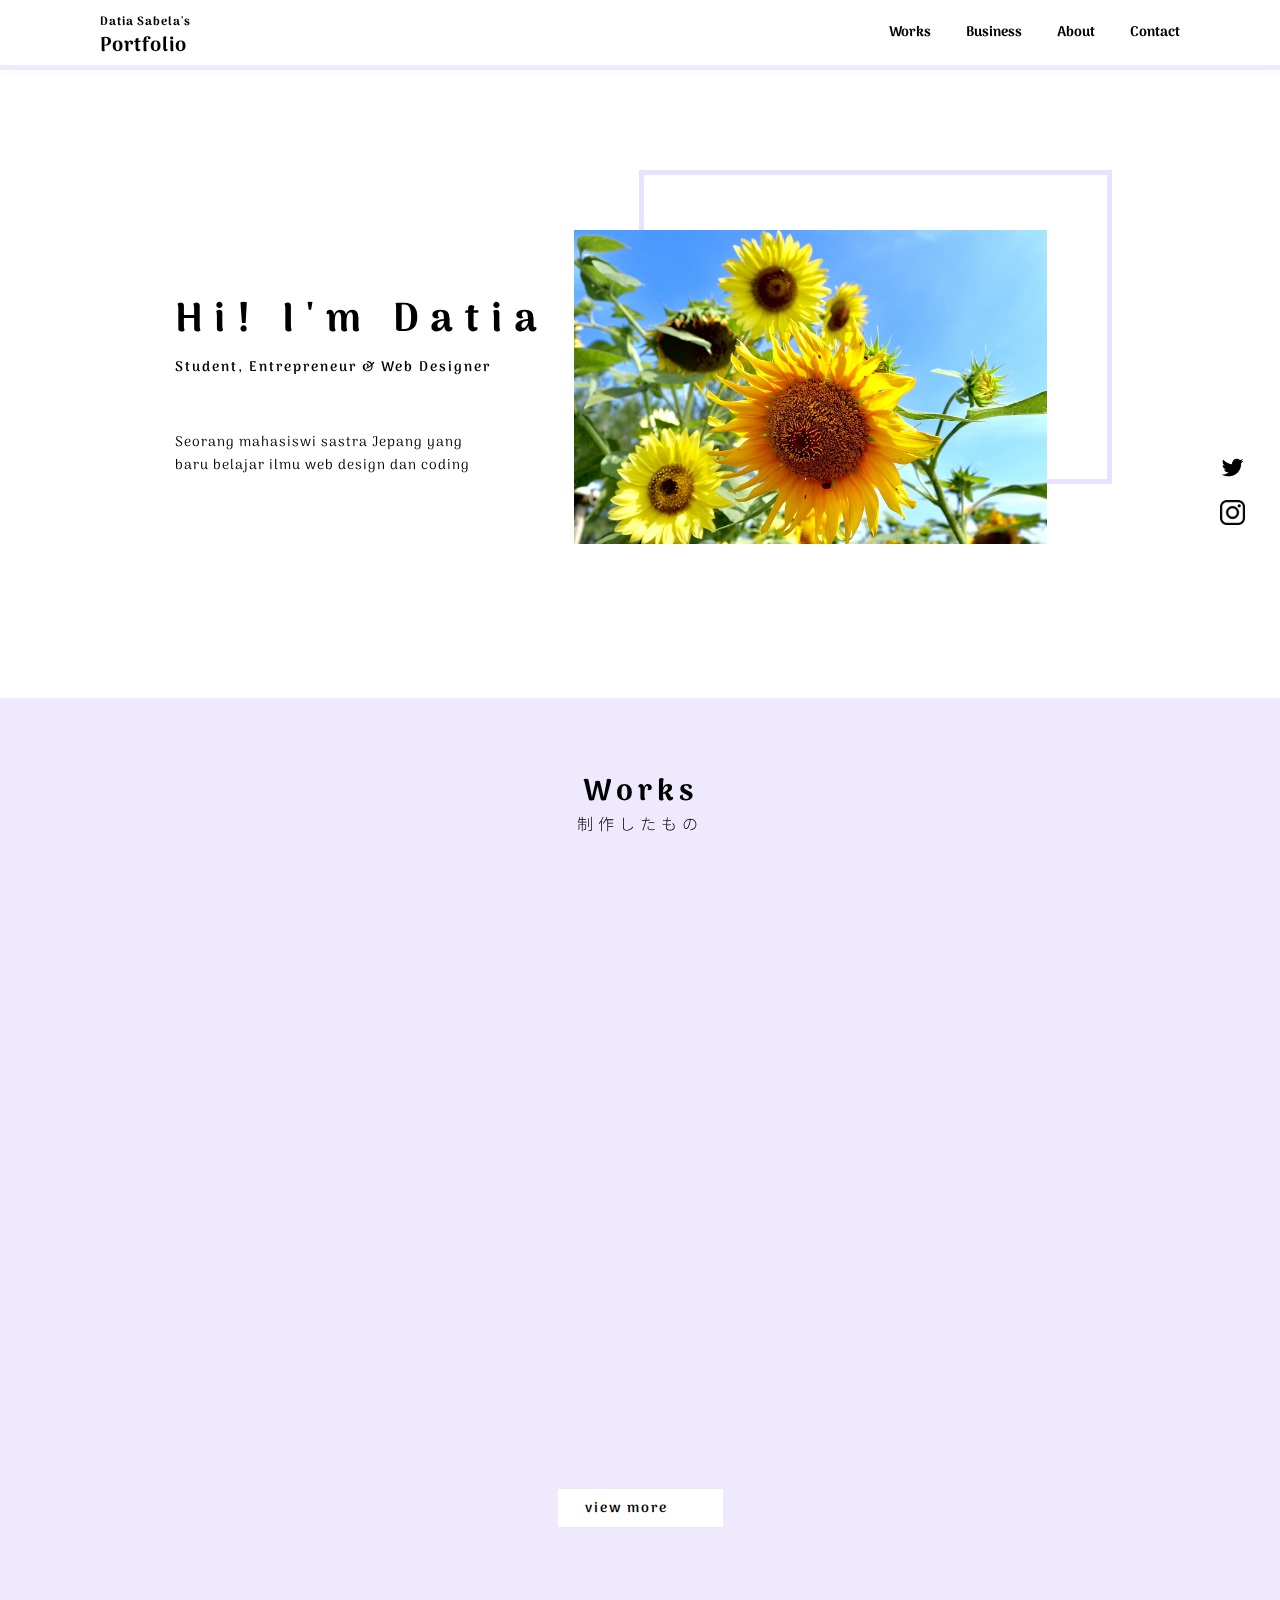
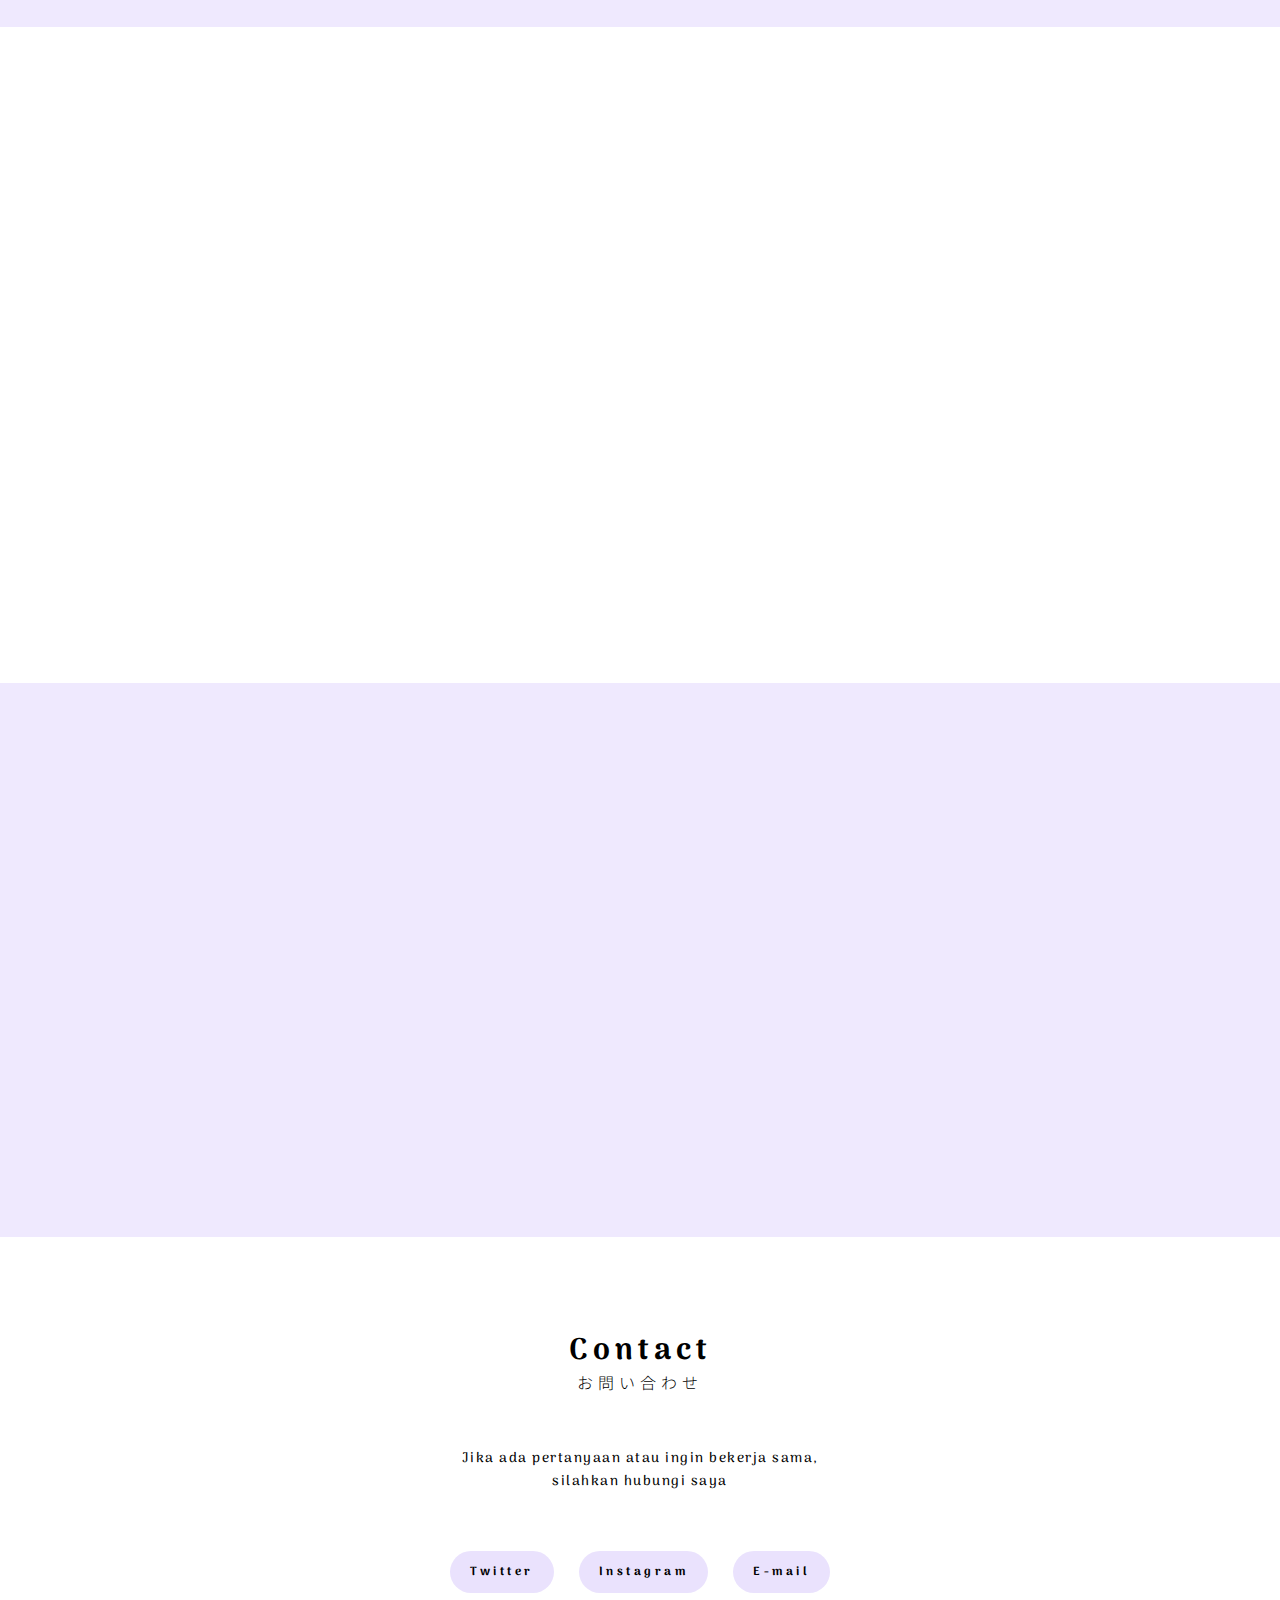
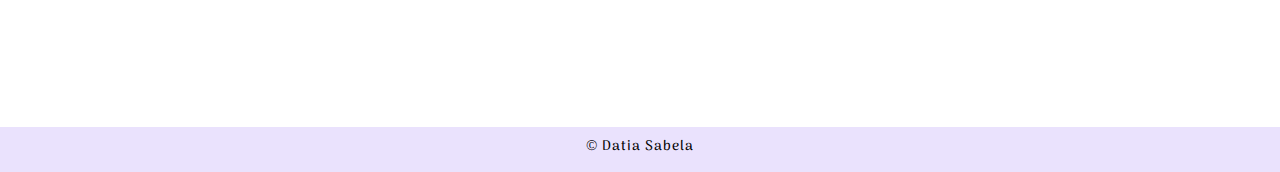
<file: index.html>
<!DOCTYPE html>
<html lang="id">

<head>
    <meta charset="UTF-8">
    <meta http-equiv="X-UA-Compatible" content="IE=edge">
    <meta name="viewport" content="width=device-width, initial-scale=1.0">
    <title>Datia ｜ Portfolio</title>
    <link rel="icon" href="img/icon-html.png">

    <link rel="stylesheet" href="https://use.fontawesome.com/releases/v5.6.3/css/all.css"
        integrity="sha384-UHRtZLI+pbxtHCWp1t77Bi1L4ZtiqrqD80Kn4Z8NTSRyMA2Fd33n5dQ8lWUE00s/" crossorigin="anonymous">

    <!-- link aos -->
    <link href="https://unpkg.com/aos@2.3.1/dist/aos.css" rel="stylesheet">
    <script src="https://unpkg.com/aos@2.3.1/dist/aos.js"></script>

    <!-- link css -->
    <link rel="stylesheet" href="css/style.css">
</head>

<body>
    <!-- header start -->
    <header id="header">
        <div class="navbar-wrapper">
            <div class="home">
                <a href="index.html">
                    <h3>
                        <span>Datia Sabela's</span>
                        <br>
                        Portfolio
                    </h3>
                </a>
            </div>

            <!-- navbar pc -->
            <div class="navbar pc">
                <ul class="menu">
                    <li>
                        <a href="works.html">
                            Works
                        </a>
                    </li>
                    <li>
                        <a href="business.html">
                            Business
                        </a>
                    </li>
                    <li>
                        <a href="about.html">
                            About
                        </a>
                    </li>
                    <li>
                        <a href="#contact">
                            Contact
                        </a>
                    </li>
                </ul>
            </div>
            <!-- navbar pc -->

            <!-- sidebar sp -->
            <div id="sidebar" class="sp">
                <ul class="sidebar-menu">
                    <li>
                        <a href="works.html">
                            Works
                        </a>
                    </li>
                    <li>
                        <a href="business.html">
                            Business
                        </a>
                    </li>
                    <li>
                        <a href="about.html">
                            About
                        </a>
                    </li>
                    <li>
                        <a href="#contact">
                            Contact
                        </a>
                    </li>
                </ul>
                <ul class="sidebar-medsoc">
                    <li>
                        <a href="#">
                            <img src="img/logo-twitter.png">
                        </a>
                    </li>
        
                    <li>
                        <a href="https://www.instagram.com/datiaaachan/" target="_blank">
                            <img src="img/logo-ig.png">
                        </a>
                    </li>
                </ul>
                <div class="toggle-btn" onclick="show()">
                    <span></span>
                    <span></span>
                    <span></span>
                </div>
            </div>
            <!-- sidebar sp -->
        </div>
    </header>
    <!-- header end -->

    <!-- side nav start -->
    <div class="medsoc-nav pc">
        <ul>
            <li>
                <a href="#">
                    <img src="img/logo-twitter.png">
                </a>
            </li>

            <li>
                <a href="https://www.instagram.com/datiaaachan/" target="_blank">
                    <img src="img/logo-ig.png">
                </a>
            </li>
        </ul>
    </div>
    <!-- side nav end -->



    <!-- CONTENT START -->

    <!-- top start -->
    <div class="top-main">
        <div class="wrapper">
            <div class="top-main-content">
                <div class="top-text">
                    <h1 data-aos="fade-right" data-aos-easing="ease-in-out" data-aos-duration="1000">
                        Hi! I'm Datia
                        <br>
                        <span data-aos="fade-right" data-aos-easing="ease-in-out" data-aos-duration="1100">Student,
                            Entrepreneur & Web Designer</span>
                    </h1>
                    <p data-aos="fade-right" data-aos-easing="ease-in-out" data-aos-duration="1200">
                        Seorang mahasiswi sastra Jepang yang<br>
                        baru belajar ilmu web design dan coding
                    </p>
                </div>
                <div class="top-img" data-aos="fade-right" data-aos-easing="ease-in-out" data-aos-duration="1800">
                    <img src="img/top-main.jpeg">
                    <img src="img/top-rectangle.png">
                </div>
            </div>
        </div>
    </div>
    <!-- top end -->

    <!-- works start -->
    <div class="works">
        <div class="wrapper">
            <div class="works-content">
                <div class="wrap-ttl works-ttl" data-aos="fade-left" data-aos-easing="ease-in-out"
                    data-aos-duration="1200">
                    <h3>
                        Works
                        <br>
                        <span>制作したもの</span>
                    </h3>
                </div>
                <div class="works-collage">
                    <div class="collage-inner" data-aos="fade-left" data-aos-easing="ease-in-out"
                        data-aos-duration="1300">
                        <a href="works1.html">
                            <img src="img/works-1.jpg">
                            <div class="works-hov">
                                <p class="works-text">
                                    Banner
                                </p>
                            </div>
                        </a>
                    </div>
                    <div class="collage-inner" data-aos="fade-left" data-aos-easing="ease-in-out"
                        data-aos-duration="1300">
                        <a href="works2.html">
                            <img src="img/works-5.jpg">
                            <div class="works-hov">
                                <p class="works-text">
                                    Web Design
                                </p>
                            </div>
                        </a>
                    </div>
                    <div class="collage-inner" data-aos="fade-left" data-aos-easing="ease-in-out"
                        data-aos-duration="1500">
                        <a href="works3.html">
                            <img src="img/works-3.jpg">
                            <div class="works-hov">
                                <p class="works-text">
                                    Greeting Card
                                </p>
                            </div>
                        </a>
                    </div>
                    <div class="collage-inner" data-aos="fade-left" data-aos-easing="ease-in-out"
                        data-aos-duration="1500">
                        <a href="works4.html">
                            <img src="img/works-4.jpg">
                            <div class="works-hov">
                                <p class="works-text">
                                    Logo Design
                                </p>
                            </div>
                        </a>
                    </div>
                </div>
            </div>
            <a href="works.html" class="view-more-works">
                view more
            </a>
        </div>
    </div>
    <!-- works end -->

    <!-- business start -->
    <div class="business">
        <div class="wrapper">
            <div class="business-content">
                <div class="business-box" data-aos="fade-right" data-aos-easing="ease-in-out" data-aos-duration="1000">
                    <div class="wrap-ttl business-ttl">
                        <h3>
                            Business
                            <br>
                            <span>ビジネス</span>
                        </h3>
                    </div>
                    <p>Bidang usaha yang bergerak menjual jasa untuk pembuatan<br>
                        buket seperti buket bunga (fresh/imitasi), buket isi uang<br>
                        kertas, buket isi snack dan buket dengan isi hadiah lainnya</p>

                    <div class="view-more-business">
                        <a href="business.html">
                            view more
                        </a>
                        <img src="img/arrow.png">
                    </div>
                </div>

                <div class="business-img" data-aos="fade-right" data-aos-easing="ease-in-out" data-aos-duration="1300">
                    <img src="img/business-img.jpg" style="width: 245px; height: 314px;">
                    <img src="img/business-rectangle.png" style="width: 245px; height: 314px;">
                </div>
            </div>
        </div>
    </div>
    <!-- business end -->

    <!-- about start -->
    <div class="about">
        <div class="wrapper">
            <div class="wrap-ttl about-ttl" data-aos="fade-left" data-aos-easing="ease-in-out" data-aos-duration="1200">
                <h3>
                    About
                    <br>
                    <span>私について</span>
                </h3>
            </div>

            <div class="about-content" data-aos="fade-left" data-aos-easing="ease-in-out" data-aos-duration="1300">
                <div class="about-img">
                    <img src="img/about-pic.jpg" style="width: 280px; height: auto;">
                </div>
                <div class="about-text" data-aos="fade-left" data-aos-easing="ease-in-out" data-aos-duration="1400">
                    <p>Saya merupakan seorang mahasiswi sastra jepang di salah
                        satu universitas di Jakarta Selatan. Kesibukan saya saat ini adalah saya sedang mengikuti
                        program internship di PT
                        Ozora Global Indonesia yang bergerak di bidang web desain.</p>

                    <div class="view-more-about">
                        <a href="about.html">
                            view more
                        </a>
                        <img src="img/arrow.png">
                    </div>
                </div>
            </div>
        </div>
    </div>
    <!-- about end -->

    <!-- contact start -->
    <div id="contact">
        <div class="wrapper">
            <div class="contact-content">
                <div class="wrap-ttl">
                    <h3>
                        Contact
                        <br>
                        <span>お問い合わせ</span>
                    </h3>
                </div>

                <div class="contact-text">
                    <p>Jika ada pertanyaan atau ingin bekerja sama,<br>
                        silahkan hubungi saya </p>
                </div>
                <ul class="contact-medsoc">
                    <li>
                        <a href="#" target="_blank">Twitter</a>
                    </li>
                    <li>
                        <a href="https://www.instagram.com/datiaaachan/" target="_blank">
                            Instagram
                        </a>
                    </li>
                    <li>
                        <a href="https://mail.google.com/mail/u/0/?tf=cm&fs=1&to=datias79@gmail.com" target="_blank">
                            E-mail
                        </a>
                    </li>
                </ul>
            </div>
        </div>
    </div>
    <!-- contact end -->

    <!-- copyright datia -->
    <div class="copyright">
        <h3>© Datia Sabela</h3>
    </div>
    <!-- copyright datia -->


    <!-- CONTENT END -->
</body>


<script>
    AOS.init(); 
</script>

<!-- sidebar navbar sp -->
<script>
    function show() {
        document.getElementById('sidebar').classList.toggle('active')
    }
</script>


</html>
</file>
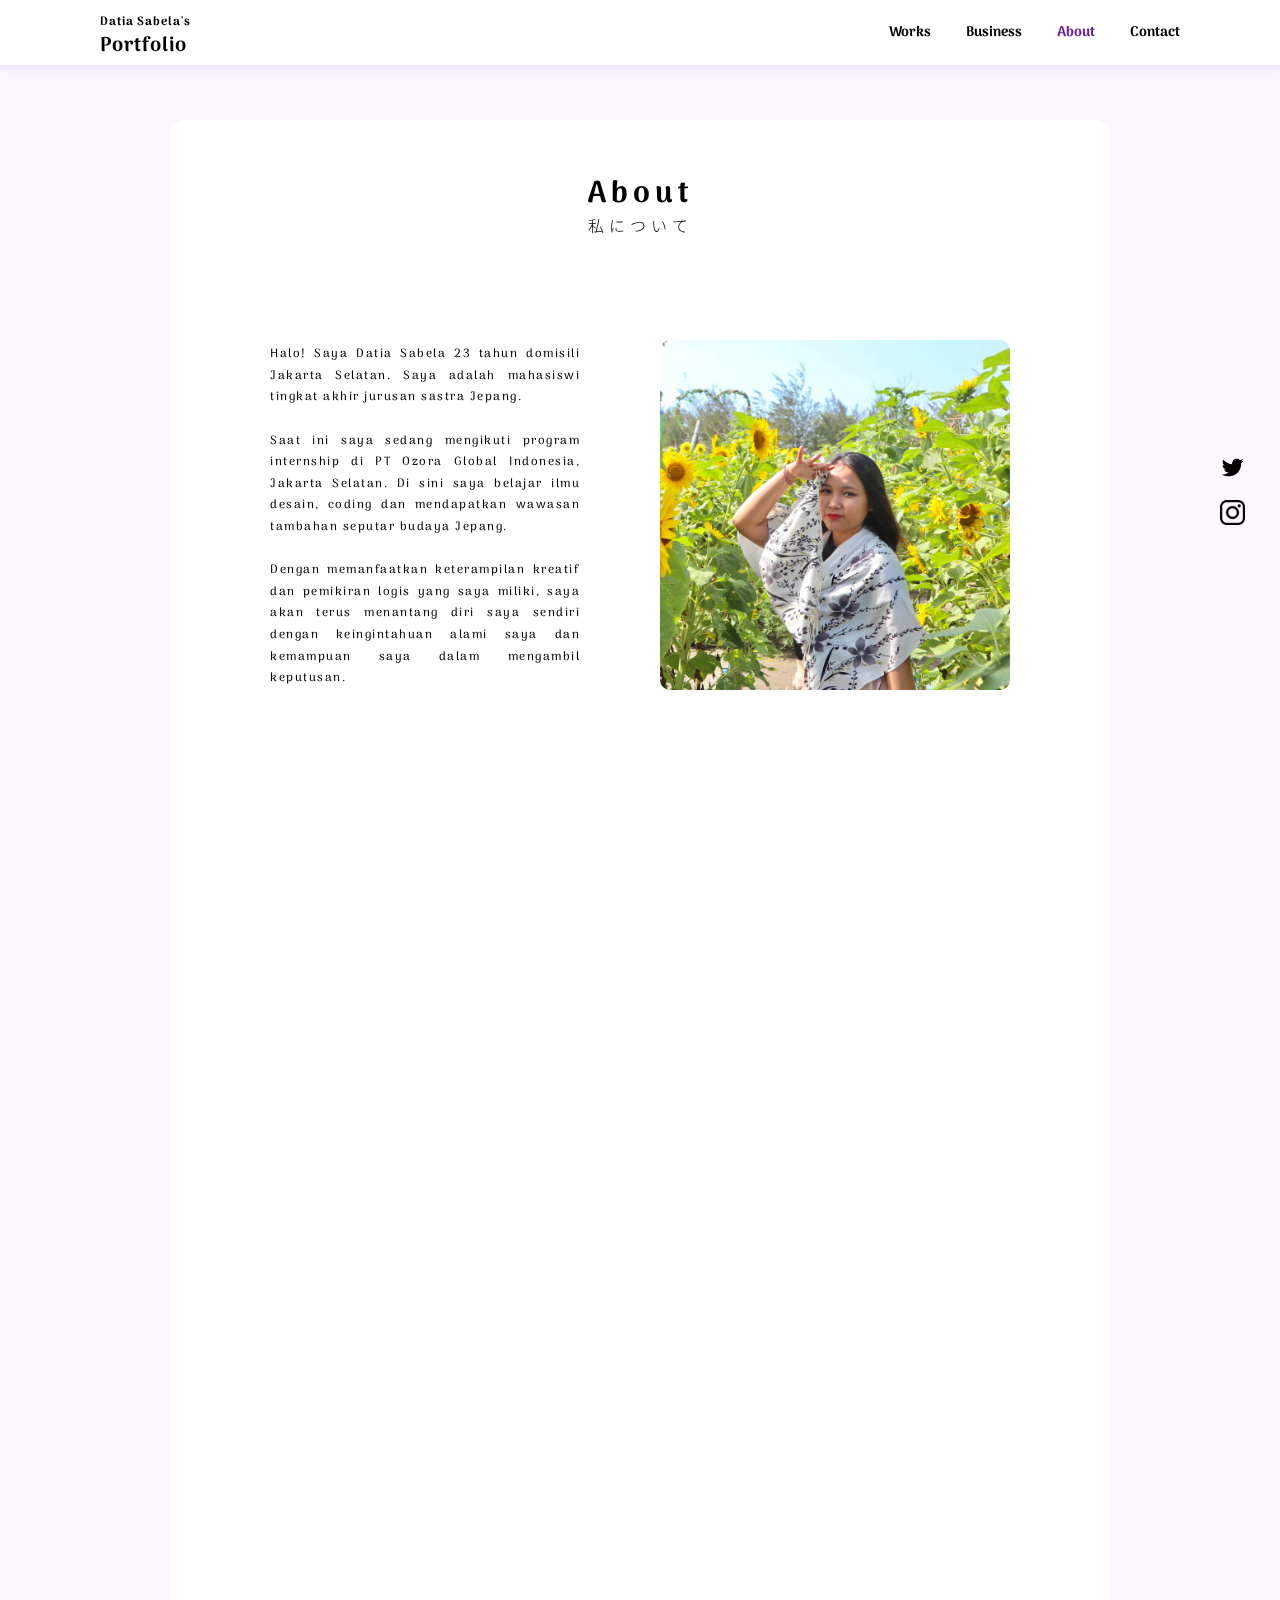
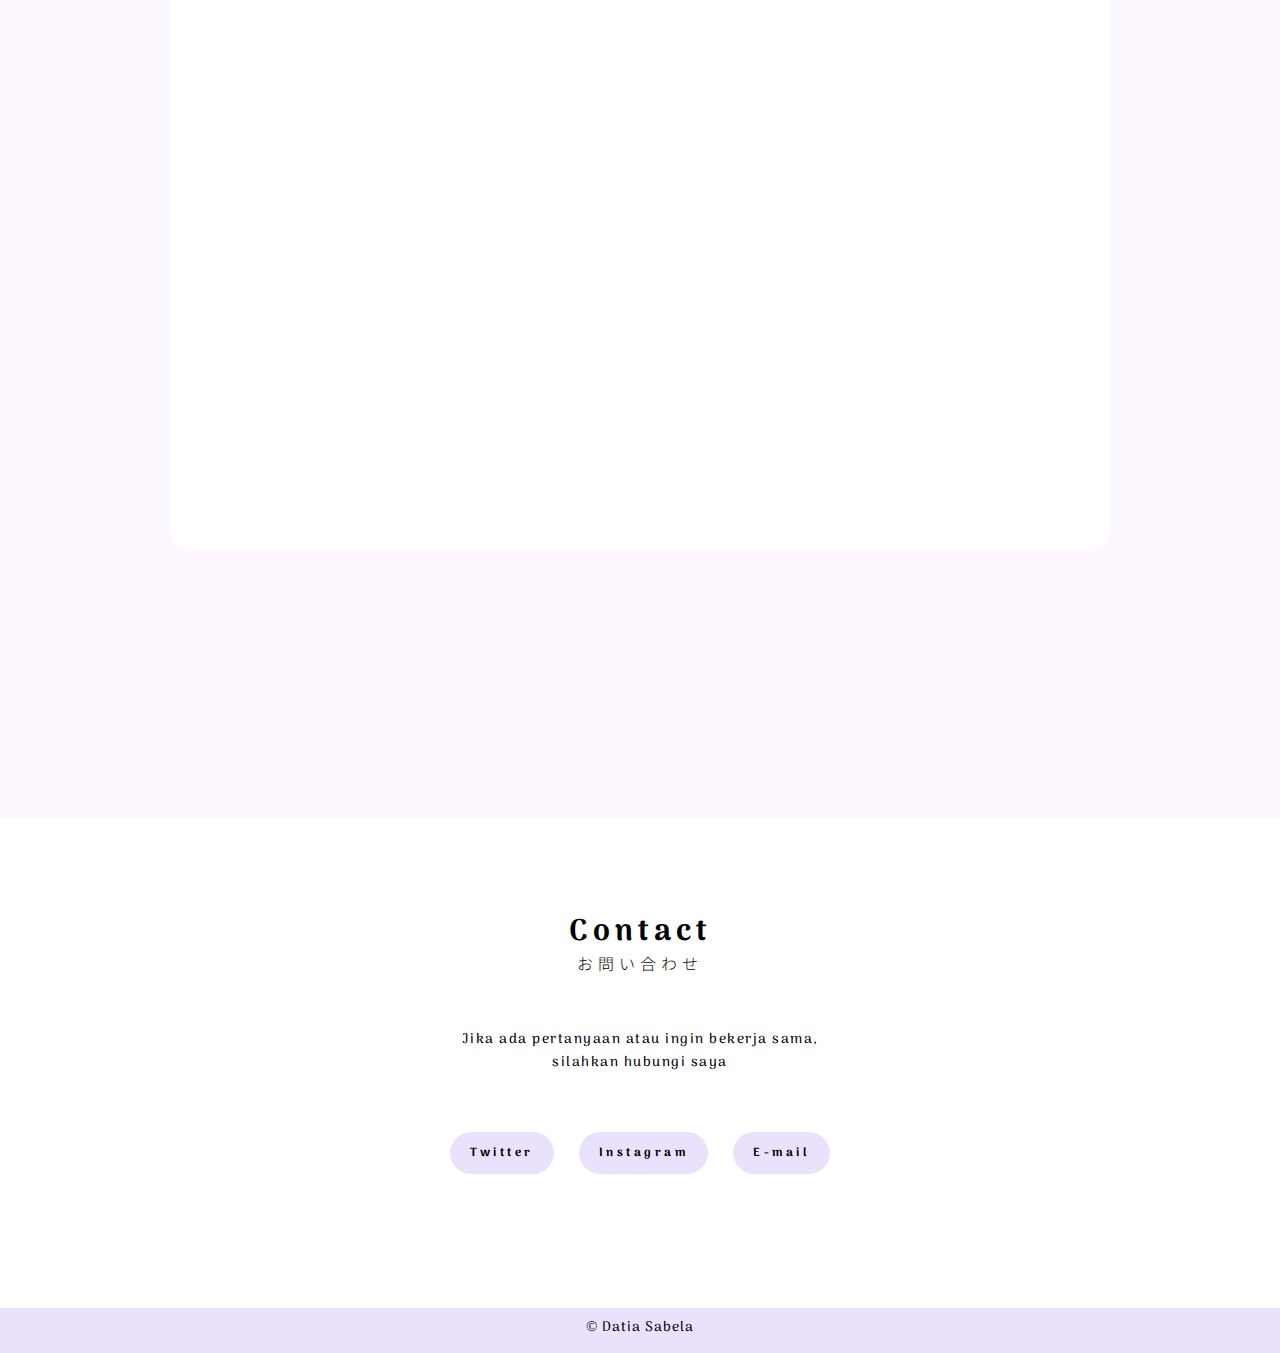
<file: about.html>
<!DOCTYPE html>
<html lang="id">

<head>
    <meta charset="UTF-8">
    <meta http-equiv="X-UA-Compatible" content="IE=edge">
    <meta name="viewport" content="width=device-width, initial-scale=1.0">
    <title>About ｜ Datia Portfolio</title>
    <link rel="icon" href="img/icon-html.png">

    <link rel="stylesheet" href="https://use.fontawesome.com/releases/v5.6.3/css/all.css"
        integrity="sha384-UHRtZLI+pbxtHCWp1t77Bi1L4ZtiqrqD80Kn4Z8NTSRyMA2Fd33n5dQ8lWUE00s/" crossorigin="anonymous">

    <!-- link aos -->
    <link href="https://unpkg.com/aos@2.3.1/dist/aos.css" rel="stylesheet">
    <script src="https://unpkg.com/aos@2.3.1/dist/aos.js"></script>

    <!-- link css -->
    <link rel="stylesheet" href="css/style.css">
</head>

<body>
    <!-- header start -->
    <header id="header">
        <div class="navbar-wrapper">
            <div class="home">
                <a href="index.html">
                    <h3>
                        <span>Datia Sabela's</span>
                        <br>
                        Portfolio
                    </h3>
                </a>
            </div>

            <!-- navbar pc -->
            <div class="navbar pc">
                <ul class="menu">
                    <li>
                        <a href="works.html">
                            Works
                        </a>
                    </li>
                    <li>
                        <a href="business.html">
                            Business
                        </a>
                    </li>
                    <li>
                        <a href="about.html" class="work-hov">
                            About
                        </a>
                    </li>
                    <li>
                        <a href="#contact">
                            Contact
                        </a>
                    </li>
                </ul>
            </div>


            <!-- sidebar sp -->
            <div id="sidebar" class="sp">
                <ul class="sidebar-menu">
                    <li>
                        <a href="works.html">
                            Works
                        </a>
                    </li>
                    <li>
                        <a href="business.html">
                            Business
                        </a>
                    </li>
                    <li>
                        <a href="about.html">
                            About
                        </a>
                    </li>
                    <li>
                        <a href="#contact">
                            Contact
                        </a>
                    </li>
                </ul>
                <ul class="sidebar-medsoc">
                    <li>
                        <a href="#">
                            <img src="img/logo-twitter.png">
                        </a>
                    </li>
        
                    <li>
                        <a href="https://www.instagram.com/datiaaachan/" target="_blank">
                            <img src="img/logo-ig.png">
                        </a>
                    </li>
                </ul>
                <div class="toggle-btn" onclick="show()">
                    <span></span>
                    <span></span>
                    <span></span>
                </div>
            </div>
            
            <!-- sidebar sp -->
        </div>
    </header>
    <!-- header end -->

    <!-- side nav start -->
    <div class="medsoc-nav pc">
        <ul>
            <li>
                <a href="#">
                    <img src="img/logo-twitter.png">
                </a>
            </li>

            <li>
                <a href="https://www.instagram.com/datiaaachan/" target="_blank">
                    <img src="img/logo-ig.png">
                </a>
            </li>
        </ul>
    </div>
    <!-- side nav end -->



    <!-- CONTENT START -->
    <div id="about">
        <div class="wrapper">
            <div class="wrap-ttl about-ttl" data-aos="fade-right" data-aos-easing="ease-in-out"
                data-aos-duration="1200">
                <h3>
                    About
                    <br>
                    <span>私について</span>
                </h3>
            </div>

            <div class="about-profil" data-aos="fade-left" data-aos-easing="ease-in-out" data-aos-duration="1200">
                <div class="about-text">
                    <p>Halo! Saya Datia Sabela 23 tahun domisili
                        Jakarta Selatan. Saya adalah mahasiswi tingkat
                        akhir jurusan sastra Jepang. <br>
                        <br>
                        Saat ini saya sedang mengikuti program
                        internship di PT Ozora Global Indonesia,
                        Jakarta Selatan. Di sini saya belajar ilmu
                        desain, coding dan mendapatkan wawasan
                        tambahan seputar budaya Jepang.<br>
                        <br>
                        Dengan memanfaatkan keterampilan kreatif
                        dan pemikiran logis yang saya miliki, saya akan
                        terus menantang diri saya sendiri dengan
                        keingintahuan alami saya dan kemampuan saya
                        dalam mengambil keputusan.

                    </p>
                </div>

                <div class="about-pic">
                    <img src="img/about-pic.jpg" alt="datia sabela" style="width: 350px; height: auto;">
                </div>
            </div>

            <div class="skill">
                <div class="wrap-ttl skill-ttl"  data-aos="fade-right" data-aos-easing="ease-in-out" data-aos-duration="1100">
                    <h3>Skill
                        <span>スキル</span>
                    </h3>
                </div>

                <div class="skill-list">
                    <div class="chart"  data-aos="fade-right" data-aos-easing="ease-in-out" data-aos-duration="1200">
                        <div class="chart-ttl">
                            <h3>HTML
                                <span>65%</span>
                            </h3>
                        </div>

                        <div class="bar-chart" data-total="65" animated>
                            <span class="bar-chart--inner" style="width:65%;"></span>
                        </div>
                    </div>

                    <div class="chart" data-aos="fade-right" data-aos-easing="ease-in-out" data-aos-duration="1250">
                        <div class="chart-ttl">
                            <h3>MS. WORD
                                <span>95%</span>
                            </h3>
                        </div>
                        <div class="bar-chart" data-total="95" animated>
                            <span class="bar-chart--inner" style="width:95%;"></span>
                        </div>
                    </div>

                    <div class="chart" data-aos="fade-right" data-aos-easing="ease-in-out" data-aos-duration="1300">
                        <div class="chart-ttl">
                            <h3>CSS
                                <span>60%</span>
                            </h3>
                        </div>
                        <div class="bar-chart" data-total="60" animated>
                            <span class="bar-chart--inner" style="width:60%;"></span>
                        </div>
                    </div>

                    <div class="chart" data-aos="fade-right" data-aos-easing="ease-in-out" data-aos-duration="1350">
                        <div class="chart-ttl">
                            <h3>MS. POWER POINT
                                <span>70%</span>
                            </h3>
                        </div>
                        <div class="bar-chart" data-total="70" animated>
                            <span class="bar-chart--inner" style="width:70%;"></span>
                        </div>
                    </div>

                    <div class="chart" data-aos="fade-right" data-aos-easing="ease-in-out" data-aos-duration="1400">
                        <div class="chart-ttl">
                            <h3>JAVASCRIPT
                                <span>10%</span>
                            </h3>
                        </div>

                        <div class="bar-chart" data-total="10" animated>
                            <span class="bar-chart--inner" style="width:10%;"></span>
                        </div>
                    </div>

                    <div class="chart" data-aos="fade-right" data-aos-easing="ease-in-out" data-aos-duration="1450">
                        <div class="chart-ttl">
                            <h3>MS. EXCEL
                                <span>70%</span>
                            </h3>
                        </div>
                        <div class="bar-chart" data-total="70" animated>
                            <span class="bar-chart--inner" style="width:70%;"></span>
                        </div>
                    </div>

                    <div class="chart" data-aos="fade-right" data-aos-easing="ease-in-out" data-aos-duration="1500">
                        <div class="chart-ttl">
                            <h3>ADOBE PHOTOSHOP
                                <span>80%</span>
                            </h3>
                        </div>
                        <div class="bar-chart" data-total="80" animated>
                            <span class="bar-chart--inner" style="width:80%;"></span>
                        </div>
                    </div>

                    <div class="chart" data-aos="fade-right" data-aos-easing="ease-in-out" data-aos-duration="1550">
                        <div class="chart-ttl">
                            <h3>ENGLISH & JAPANESE
                                <span>65%</span>
                            </h3>
                        </div>
                        <div class="bar-chart" data-total="65" animated>
                            <span class="bar-chart--inner" style="width:65%;"></span>
                        </div>
                    </div>

                </div>
            </div>

            <div class="career" data-aos="fade-left" data-aos-easing="ease-in-out" data-aos-duration="1100">
                <div class="career-wrapper">
                    <div class="wrap-ttl career-ttl">
                        <h3>
                            Career
                            <span>経歴</span>
                        </h3>
                    </div>

                    <div class="career-list">
                        <div class="date-left">
                            <p>Agus 2022 - Feb 2023</p>
                        </div>
                        <div class="desc-right">
                            <p>
                                Mengikuti program internship di PT Ozora Global Indonesia bagian web designer, mempelajari dan membuat design web menggunakan photoshop dan membuat website dengan visual studio code.
                            </p>
                        </div>
                    </div>

                    <div class="career-list">
                        <div class="date-left">
                            <p>Mei 2017 - Sep 2019</p>
                        </div>
                        <div class="desc-right">
                            <p>Bekerja sebagai operasional kasir di PT. Wangsa Mitra Fantasi pada game center Gandaria City Mall. Bertugas melayani customer dalam transaksi, menangani komplain customer di lapangan.</p>
                        </div>
                    </div>

                    <div class="career-list">
                        <div class="date-left">
                            <p>Feb - Apr 2016</p>
                        </div>
                        <div class="desc-right">
                            <p>Praktek Kerja Lapangan di PT. Agro Harapan Lestari bagian finance bertugas memasukkan data, menyalin dokumen, mengelola dan menyimpan dokumen.</p>
                        </div>
                    </div>


                </div>
            </div>





        </div>

        <div class="back-btn" data-aos="fade-right" data-aos-easing="ease-in-out" data-aos-duration="1200">
            <div class="prev-btn">
                <a href="business.html"></a>
            </div>

            <div class="back-home">
                <a href="index.html">back to home</a>
            </div>

            <div class="next-btn">
                <a href="works.html"></a>
            </div>
        </div>
    </div>


    <!-- contact start -->
    <div id="contact">
        <div class="wrapper">
            <div class="contact-content">
                <div class="wrap-ttl">
                    <h3>
                        Contact
                        <br>
                        <span>お問い合わせ</span>
                    </h3>
                </div>

                <div class="contact-text">
                    <p>Jika ada pertanyaan atau ingin bekerja sama,<br>
                        silahkan hubungi saya </p>
                </div>
                <ul class="contact-medsoc">
                    <li>
                        <a href="#" target="_blank">Twitter</a>
                    </li>
                    <li>
                        <a href="https://www.instagram.com/datiaaachan/" target="_blank">
                            Instagram
                        </a>
                    </li>
                    <li>
                        <a href="https://mail.google.com/mail/u/0/?tf=cm&fs=1&to=datias79@gmail.com" target="_blank">
                            E-mail
                        </a>
                    </li>
                </ul>
            </div>
        </div>
    </div>
    <!-- contact end -->

    <!-- copyright datia -->
    <div class="copyright">
        <h3>© Datia Sabela</h3>
    </div>
    <!-- copyright datia -->

    <!-- CONTENT END -->
</body>


<script>
    AOS.init();
</script>

<!-- sidebar navbar sp -->
<script>
    function show() {
        document.getElementById('sidebar').classList.toggle('active')
    }
</script>



</html>
</file>
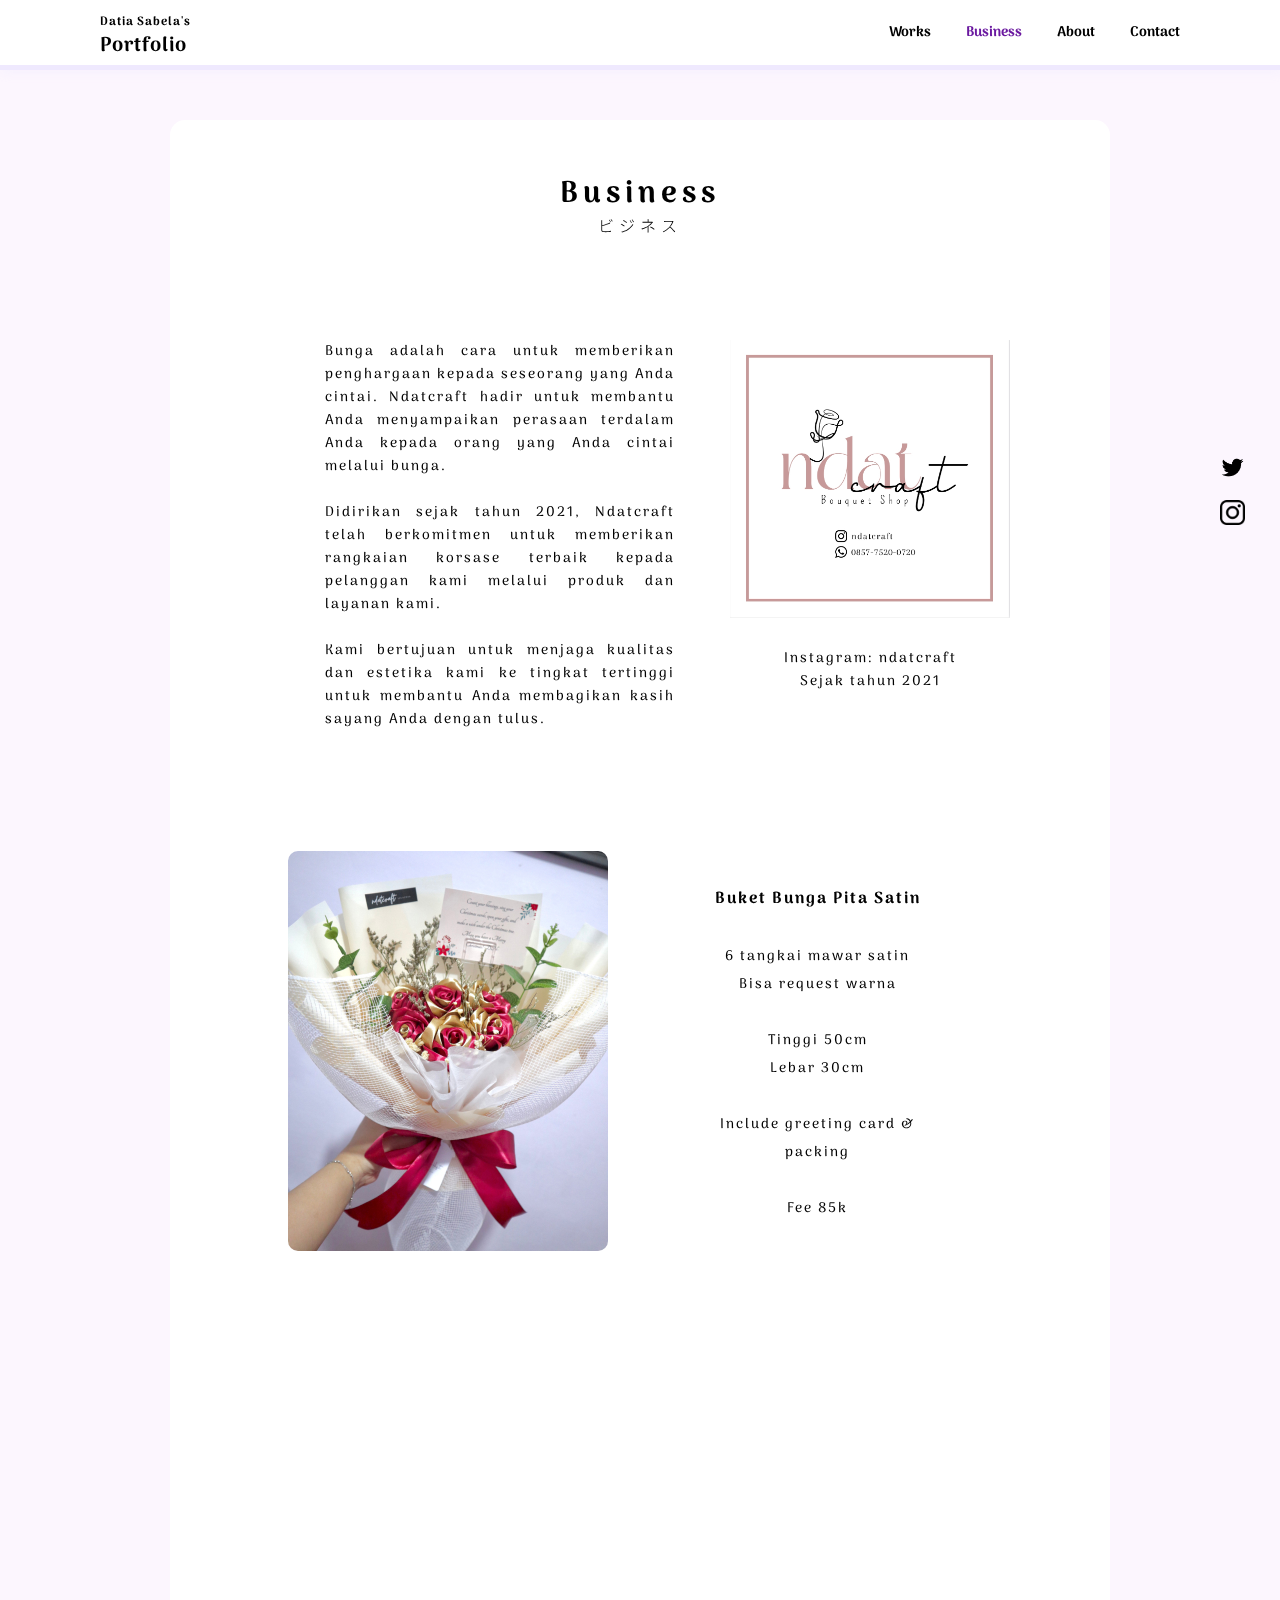
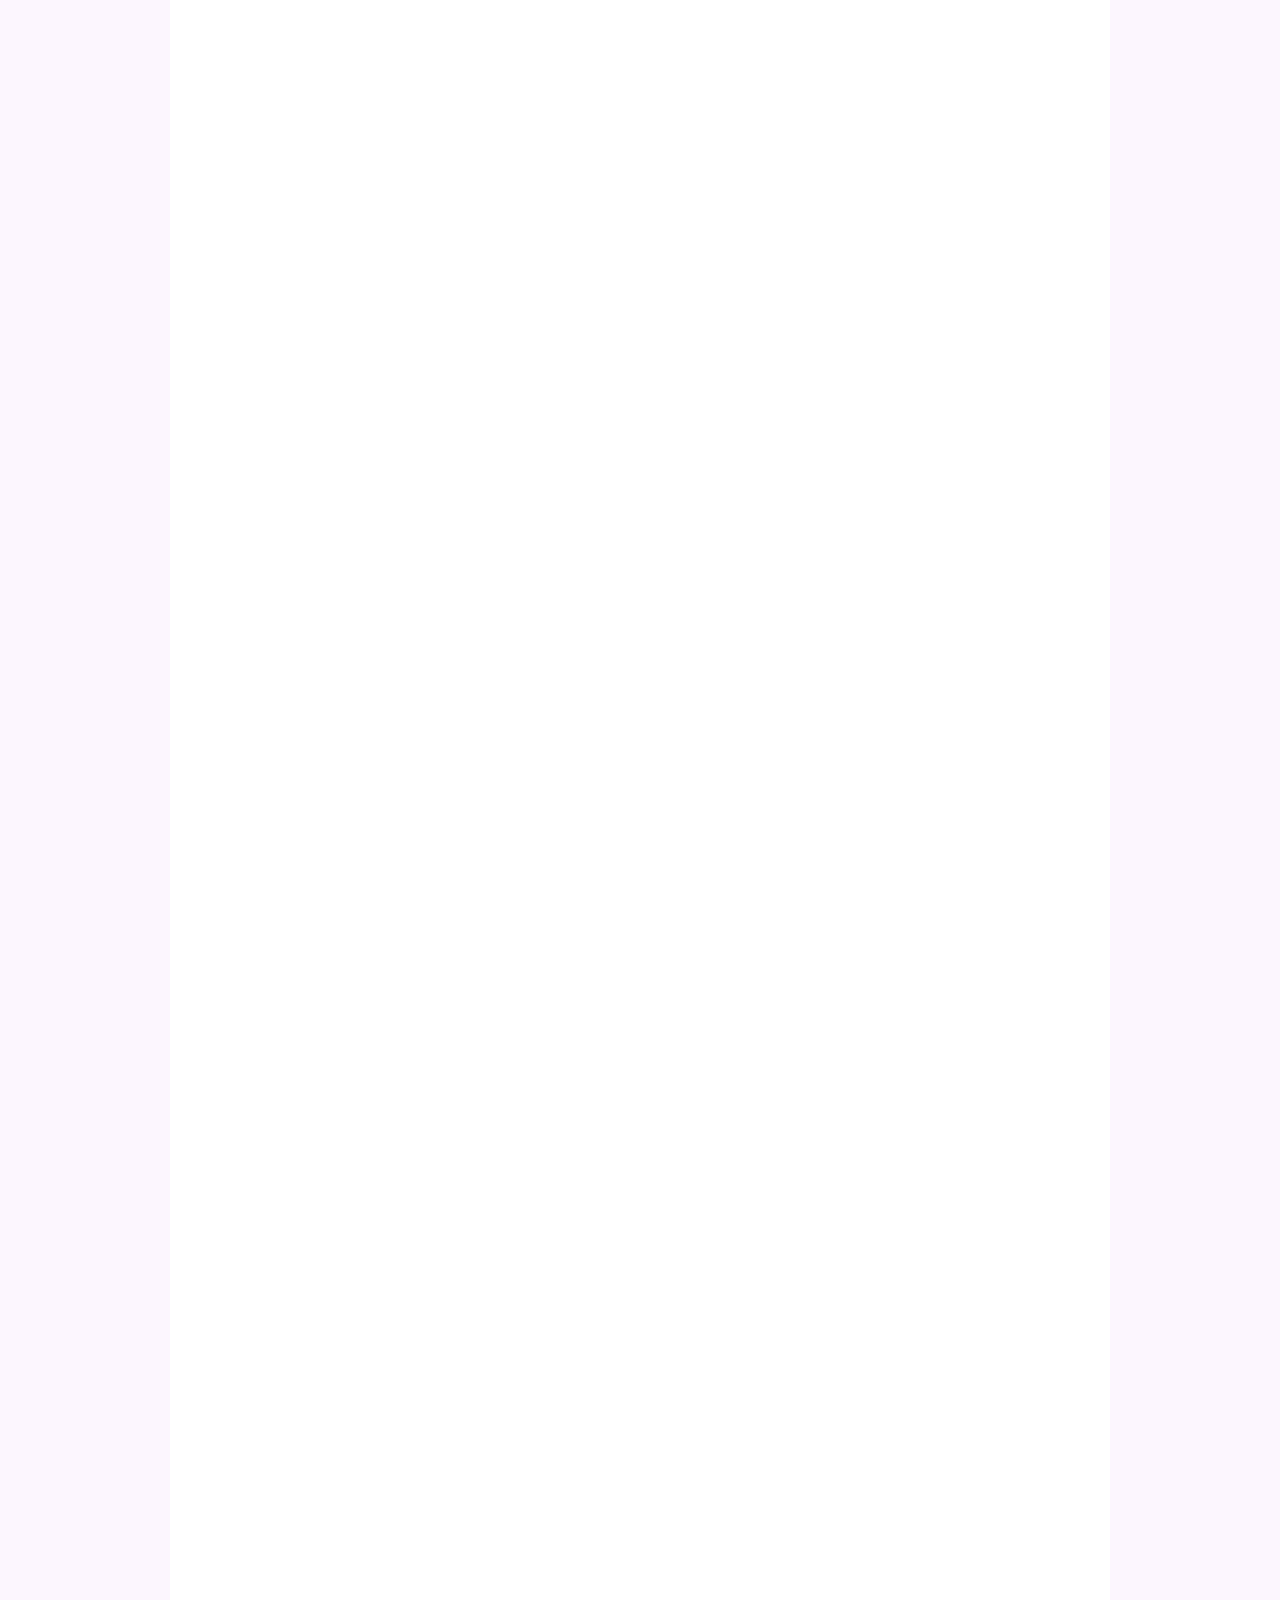
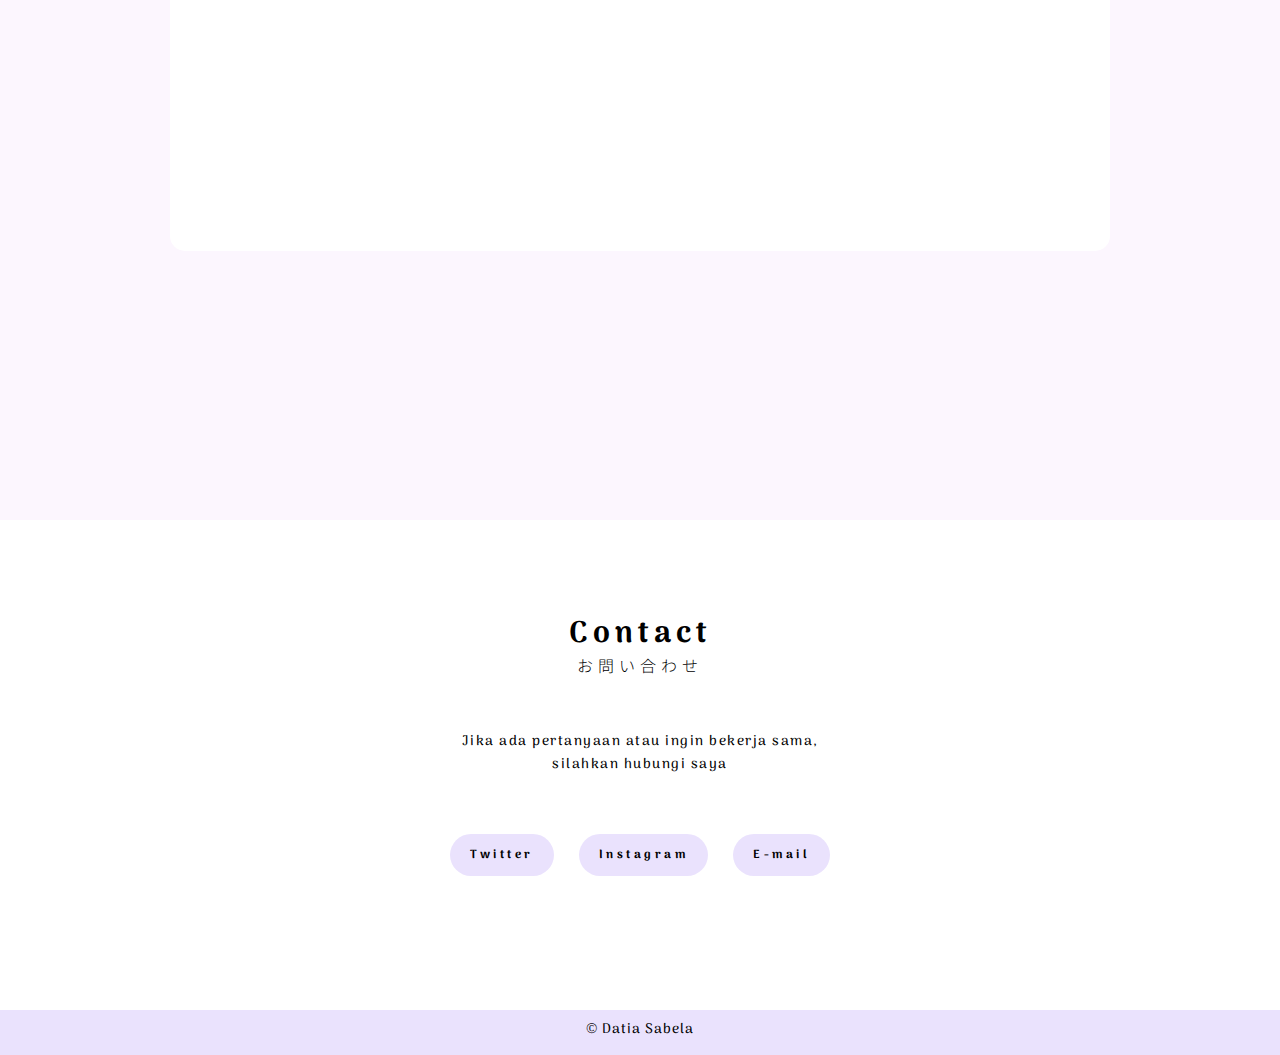
<file: business.html>
<!DOCTYPE html>
<html lang="id">

<head>
    <meta charset="UTF-8">
    <meta http-equiv="X-UA-Compatible" content="IE=edge">
    <meta name="viewport" content="width=device-width, initial-scale=1.0">
    <title>Business ｜ Datia Portfolio</title>
    <link rel="icon" href="img/icon-html.png">

    <link rel="stylesheet" href="https://use.fontawesome.com/releases/v5.6.3/css/all.css"
        integrity="sha384-UHRtZLI+pbxtHCWp1t77Bi1L4ZtiqrqD80Kn4Z8NTSRyMA2Fd33n5dQ8lWUE00s/" crossorigin="anonymous">

    <!-- link aos -->
    <link href="https://unpkg.com/aos@2.3.1/dist/aos.css" rel="stylesheet">
    <script src="https://unpkg.com/aos@2.3.1/dist/aos.js"></script>

    <!-- link css -->
    <link rel="stylesheet" href="css/style.css">
</head>

<body>
    <!-- header start -->
    <header id="header">
        <div class="navbar-wrapper">
            <div class="home">
                <a href="index.html">
                    <h3>
                        <span>Datia Sabela's</span>
                        <br>
                        Portfolio
                    </h3>
                </a>
            </div>

            <!-- navbar pc -->
            <div class="navbar pc">
                <ul class="menu">
                    <li>
                        <a href="works.html">
                            Works
                        </a>
                    </li>
                    <li>
                        <a href="business.html" class="work-hov">
                            Business
                        </a>
                    </li>
                    <li>
                        <a href="about.html">
                            About
                        </a>
                    </li>
                    <li>
                        <a href="#contact">
                            Contact
                        </a>
                    </li>
                </ul>
            </div>

            <!-- sidebar sp -->
            <div id="sidebar" class="sp">
                <ul class="sidebar-menu">
                    <li>
                        <a href="works.html">
                            Works
                        </a>
                    </li>
                    <li>
                        <a href="business.html">
                            Business
                        </a>
                    </li>
                    <li>
                        <a href="about.html">
                            About
                        </a>
                    </li>
                    <li>
                        <a href="#contact">
                            Contact
                        </a>
                    </li>
                </ul>
                <ul class="sidebar-medsoc">
                    <li>
                        <a href="#">
                            <img src="img/logo-twitter.png">
                        </a>
                    </li>
        
                    <li>
                        <a href="https://www.instagram.com/datiaaachan/" target="_blank">
                            <img src="img/logo-ig.png">
                        </a>
                    </li>
                </ul>
                <div class="toggle-btn" onclick="show()">
                    <span></span>
                    <span></span>
                    <span></span>
                </div>
            </div>
            <!-- sidebar sp -->
        </div>
    </header>
    <!-- header end -->

    <!-- side nav start -->
    <div class="medsoc-nav pc">
        <ul>
            <li>
                <a href="#">
                    <img src="img/logo-twitter.png">
                </a>
            </li>

            <li>
                <a href="https://www.instagram.com/datiaaachan/" target="_blank">
                    <img src="img/logo-ig.png">
                </a>
            </li>
        </ul>
    </div>
    <!-- side nav end -->



    <!-- CONTENT START -->
    <div id="business">
        <div class="wrapper">
            <div class="wrap-ttl business-ttl" data-aos="fade-left" data-aos-easing="ease-in-out"
            data-aos-duration="1200">
                <h3>
                    Business
                    <br>
                    <span>ビジネス</span>
                </h3>
            </div>

            <div class="business-profil" data-aos="fade-right" data-aos-easing="ease-in-out"
            data-aos-duration="1200">
                <div class="profil-text">
                    <p>Bunga adalah cara untuk memberikan penghargaan
                        kepada seseorang yang Anda cintai. Ndatcraft hadir
                        untuk membantu Anda menyampaikan perasaan
                        terdalam Anda kepada orang yang Anda cintai
                        melalui bunga.
                        <br>
                        <br>
                        Didirikan sejak tahun 2021, Ndatcraft telah
                        berkomitmen untuk memberikan rangkaian korsase
                        terbaik kepada pelanggan kami melalui produk dan layanan kami.
                        <br>
                        <br>
                        Kami bertujuan untuk menjaga kualitas dan estetika
                        kami ke tingkat tertinggi untuk membantu Anda
                        membagikan kasih sayang Anda dengan tulus.
                    </p>
                </div>

                <div class="profil-pic">
                    <img src="img/logo-1.jpeg" alt="ndatcraft" style="width: 280px; height: auto;">
                    <p>Instagram: ndatcraft<br>
                        Sejak tahun 2021</p>
                </div>
            </div>

            <div class="business-list">
                <div class="list-bucket" data-aos="fade-left" data-aos-easing="ease-in-out"
                data-aos-duration="1200" >
                    <div class="list-img">
                        <img src="img/list-bucket-1.jpg">
                    </div>
                    <div class="list-text">
                        <p><span>Buket Bunga Pita Satin</span>
                            <br>
                            <br>
                            6 tangkai mawar satin<br>
                            Bisa request warna<br>
                            <br>
                            Tinggi 50cm<br>
                            Lebar 30cm<br>
                            <br>
                            Include greeting card &<br>
                            packing<br>
                            <br>
                            Fee 85k
                        </p>
                    </div>
                </div>

                <div class="list-bucket" data-aos="fade-right" data-aos-easing="ease-in-out"
                data-aos-duration="1200">
                    <div class="list-text">
                        <p><span>Buket Bunga Artificial</span>
                            <br>
                            <br>
                            Bunga artificial mix<br>
                            Bisa request warna<br>
                            <br>
                            Tinggi 50cm<br>
                            Lebar 30cm<br>
                            <br>
                            Include greeting card &<br>
                            packing<br>
                            <br>
                            Fee 95k
                        </p>
                    </div>
                    <div class="list-img">
                        <img src="img/list-bucket-2.jpg">
                    </div>
                </div>

                <div class="list-bucket" data-aos="fade-left" data-aos-easing="ease-in-out"
                data-aos-duration="1200">
                    <div class="list-img">
                        <img src="img/list-bucket-3.jpg">
                    </div>
                    <div class="list-text">
                        <p><span>Buket Bunga Mawar Fresh</span>
                            <br>
                            <br>
                            20 tangkai bunga mawar<br>
                            (mawar merah/pink/putih)<br>
                            <br>
                            Tinggi 40cm<br>
                            Lebar 30cm<br>
                            <br>
                            Include greeting card &<br>
                            packing<br>
                            <br>
                            Fee 185k
                        </p>
                    </div>
                </div>

                <div class="list-bucket" data-aos="fade-right" data-aos-easing="ease-in-out"
                data-aos-duration="1200">
                    <div class="list-text">
                        <p><span>Buket Uang 50 Lembar</span>
                            <br>
                            <br>
                            50 slot (tidak termasuk uang)<br>
                            Bisa request warna<br>
                            <br>
                            Tinggi 100cm<br>
                            Lebar 50cm<br>
                            <br>
                            Include greeting card &<br>
                            packing<br>
                            <br>
                            Fee 250k
                        </p>
                    </div>
                    <div class="list-img">
                        <img src="img/list-bucket-4.jpg">
                    </div>
                </div>

                <div class="list-bucket" data-aos="fade-left" data-aos-easing="ease-in-out"
                data-aos-duration="1200">
                    <div class="list-img">
                        <img src="img/list-bucket-5.jpg">
                    </div>
                    <div class="list-text">
                        <p><span>Buket Snack Mix Uang</span>
                            <br>
                            <br>
                            10 slot (tidak termasuk uang)<br>
                            Random snack<br>
                            Bisa request warna<br>
                            <br>
                            Tinggi 60cm<br>
                            Lebar 40cm<br>
                            <br>
                            Include greeting card &<br>
                            packing<br>
                            <br>
                            Fee 100k
                        </p>
                    </div>
                </div>
            </div>




        </div>

        <div class="back-btn" data-aos="fade-right" data-aos-easing="ease-in-out"
        data-aos-duration="1200">
            <div class="prev-btn">
                <a href="works.html"></a>
            </div>

            <div class="back-home">
                <a href="index.html">back to home</a>
            </div>

            <div class="next-btn">
                <a href="about.html"></a>
            </div>
        </div>
    </div>


    <!-- contact start -->
    <div id="contact">
        <div class="wrapper">
            <div class="contact-content">
                <div class="wrap-ttl">
                    <h3>
                        Contact
                        <br>
                        <span>お問い合わせ</span>
                    </h3>
                </div>

                <div class="contact-text">
                    <p>Jika ada pertanyaan atau ingin bekerja sama,<br>
                        silahkan hubungi saya </p>
                </div>
                <ul class="contact-medsoc">
                    <li>
                        <a href="#" target="_blank">Twitter</a>
                    </li>
                    <li>
                        <a href="https://www.instagram.com/datiaaachan/" target="_blank">
                            Instagram
                        </a>
                    </li>
                    <li>
                        <a href="https://mail.google.com/mail/u/0/?tf=cm&fs=1&to=datias79@gmail.com" target="_blank">
                            E-mail
                        </a>
                    </li>
                </ul>
            </div>
        </div>
    </div>
    <!-- contact end -->

    <!-- copyright datia -->
    <div class="copyright">
        <h3>© Datia Sabela</h3>
    </div>
    <!-- copyright datia -->


    <!-- CONTENT END -->
</body>


<script>
    AOS.init(); 
</script>

<!-- sidebar navbar sp -->
<script>
    function show() {
        document.getElementById('sidebar').classList.toggle('active')
    }
</script>


</html>
</file>
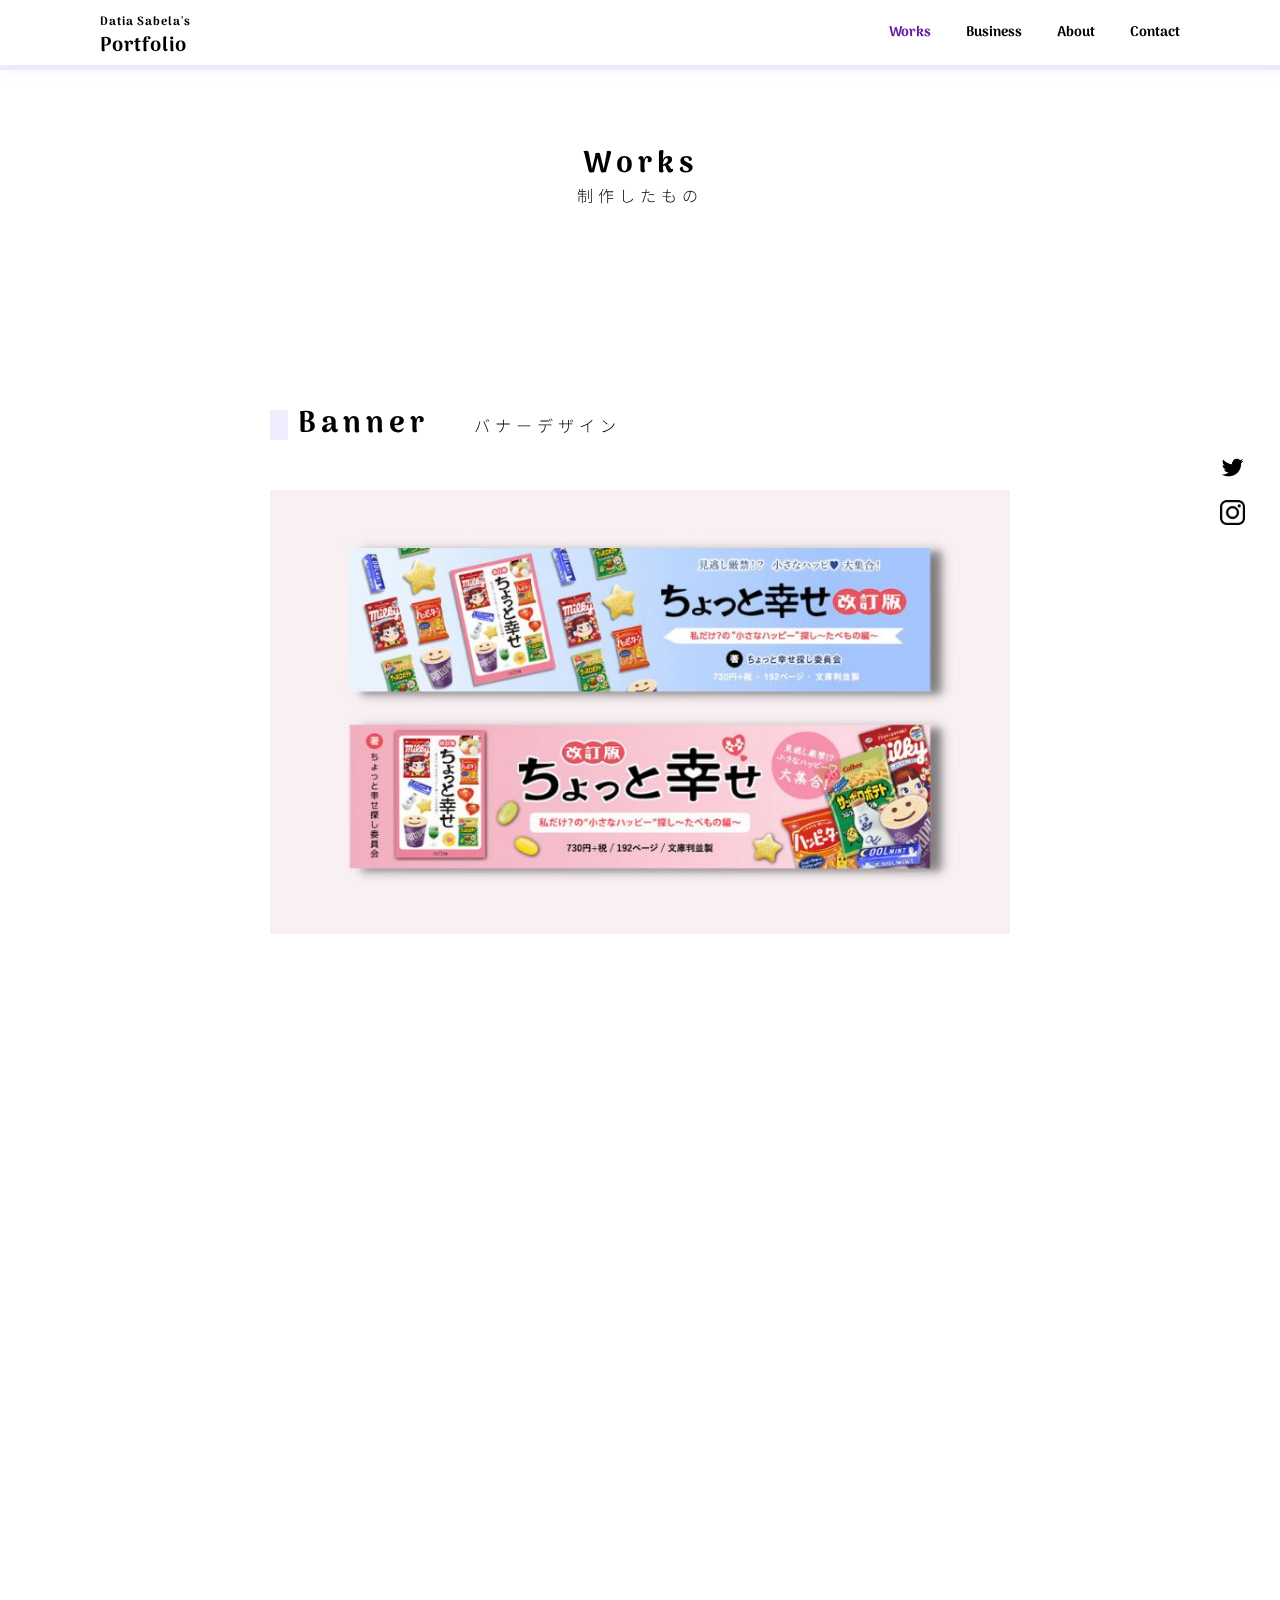
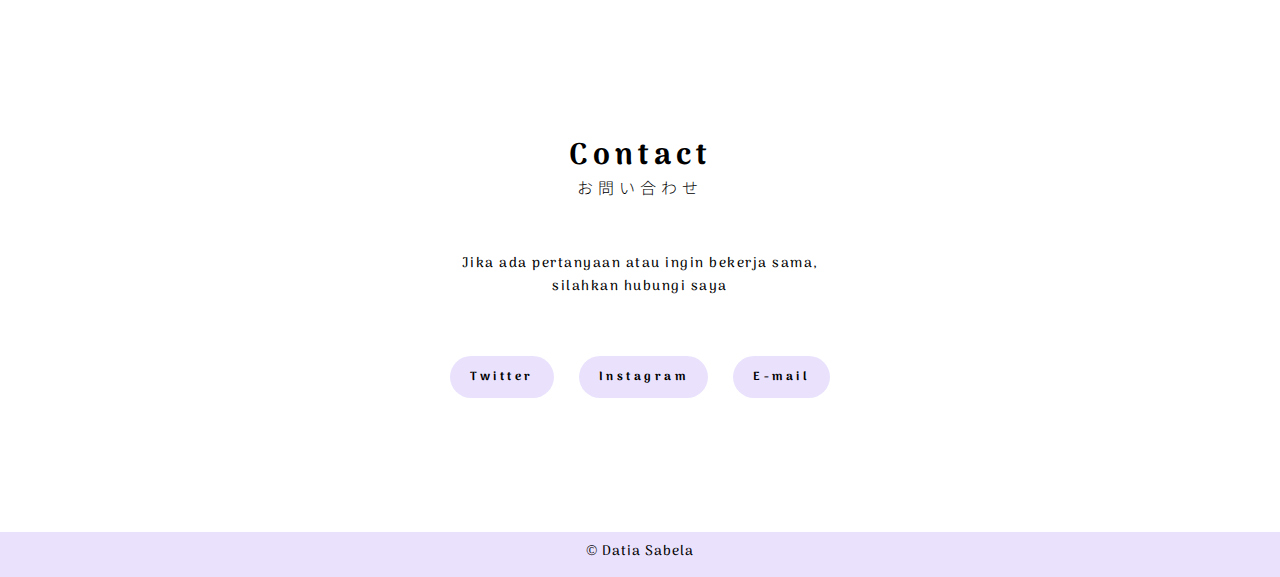
<file: works.html>
<!DOCTYPE html>
<html lang="id">

<head>
    <meta charset="UTF-8">
    <meta http-equiv="X-UA-Compatible" content="IE=edge">
    <meta name="viewport" content="width=device-width, initial-scale=1.0">
    <title>Works ｜ Datia Portfolio</title>
    <link rel="icon" href="img/icon-html.png">

    <link rel="stylesheet" href="https://use.fontawesome.com/releases/v5.6.3/css/all.css"
        integrity="sha384-UHRtZLI+pbxtHCWp1t77Bi1L4ZtiqrqD80Kn4Z8NTSRyMA2Fd33n5dQ8lWUE00s/" crossorigin="anonymous">

    <!-- link aos -->
    <link href="https://unpkg.com/aos@2.3.1/dist/aos.css" rel="stylesheet">
    <script src="https://unpkg.com/aos@2.3.1/dist/aos.js"></script>

    <!-- link css -->
    <link rel="stylesheet" href="css/style.css">
</head>

<body>
    <!-- header start -->
    <header id="header">
        <div class="navbar-wrapper">
            <div class="home">
                <a href="index.html">
                    <h3>
                        <span>Datia Sabela's</span>
                        <br>
                        Portfolio
                    </h3>
                </a>
            </div>

            <!-- navbar pc -->
            <div class="navbar pc">
                <ul class="menu">
                    <li>
                        <a href="works.html" class="work-hov">
                            Works
                        </a>
                    </li>
                    <li>
                        <a href="business.html">
                            Business
                        </a>
                    </li>
                    <li>
                        <a href="about.html">
                            About
                        </a>
                    </li>
                    <li>
                        <a href="#contact">
                            Contact
                        </a>
                    </li>
                </ul>
            </div>


            <!-- sidebar sp -->
            <div id="sidebar" class="sp">
                <ul class="sidebar-menu">
                    <li>
                        <a href="works.html">
                            Works
                        </a>
                    </li>
                    <li>
                        <a href="business.html">
                            Business
                        </a>
                    </li>
                    <li>
                        <a href="about.html">
                            About
                        </a>
                    </li>
                    <li>
                        <a href="#contact">
                            Contact
                        </a>
                    </li>
                </ul>
                <ul class="sidebar-medsoc">
                    <li>
                        <a href="#">
                            <img src="img/logo-twitter.png">
                        </a>
                    </li>
        
                    <li>
                        <a href="https://www.instagram.com/datiaaachan/" target="_blank">
                            <img src="img/logo-ig.png">
                        </a>
                    </li>
                </ul>
                <div class="toggle-btn" onclick="show()">
                    <span></span>
                    <span></span>
                    <span></span></div>
            </div>
            <!-- sidebar sp -->
        </div>
    </header>
    <!-- header end -->

    <!-- side nav start -->
    <div class="medsoc-nav pc">
        <ul>
            <li>
                <a href="#">
                    <img src="img/logo-twitter.png">
                </a>
            </li>

            <li>
                <a href="https://www.instagram.com/datiaaachan/" target="_blank">
                    <img src="img/logo-ig.png">
                </a>
            </li>
        </ul>
    </div>
    <!-- side nav end -->



    <!-- CONTENT START -->
    <div id="works">
        <div class="wrapper">
            <div class="wrap-ttl works-ttl" data-aos="fade-right" data-aos-easing="ease-in-out"
            data-aos-duration="1200">
                <h3>
                    Works
                    <br>
                    <span>制作したもの</span>
                </h3>
            </div>

            <div class="works-list-wrap">
                <div class="works-list" data-aos="fade-left" data-aos-easing="ease-in-out"
                data-aos-duration="1200">
                    <div class="wrap-ttl list-banner">
                        <h3>Banner
                            <br>
                            <span>バナーデザイン</span>
                        </h3>
                    </div>
                    <div class="list-img">
                        <a href="works1.html">
                            <img src="img/works-1.jpg" alt="Banner">
                            <div class="works-hov">
                                <p class="works-text">
                                    Banner
                                </p>
                            </div>
                        </a>
                    </div>
                </div>

                <div class="works-list" data-aos="fade-right" data-aos-easing="ease-in-out"
                data-aos-duration="1200">
                    <div class="wrap-ttl list-banner">
                        <h3>Web Design
                            <br>
                            <span>ウェブデザイン</span>
                        </h3>
                    </div>
                    <div class="list-img">
                        <a href="works2.html">
                            <img src="img/works-5.jpg" alt="web design">
                            <div class="works-hov">
                                <p class="works-text">
                                    Web Design
                                </p>
                            </div>
                        </a>
                    </div>

                    <div class="works-list" data-aos="fade-left" data-aos-easing="ease-in-out"
                    data-aos-duration="1200">
                        <div class="wrap-ttl list-banner">
                            <h3>Greeting Card
                                <br>
                                <span>グリーティングカード</span>
                            </h3>
                        </div>
                        <div class="list-img">
                            <a href="works3.html">
                                <img src="img/works-3.jpg" alt="greeting card">
                                <div class="works-hov">
                                    <p class="works-text">
                                        Greeting Card
                                    </p>
                                </div>
                            </a>
                        </div>
                    </div>

                    <div class="works-list" data-aos="fade-right" data-aos-easing="ease-in-out"
                    data-aos-duration="1200">
                        <div class="wrap-ttl list-banner">
                            <h3>Logo Design
                                <br>
                                <span>ロゴデザイン</span>
                            </h3>
                        </div>
                        <div class="list-img">
                            <a href="works4.html">
                                <img src="img/works-4.jpg" alt="logo design">
                                <div class="works-hov">
                                    <p class="works-text">
                                        Logo Design
                                    </p>
                                </div>
                            </a>
                        </div>
                    </div>

                </div>
            </div>

            <div class="back-btn" data-aos="fade-left" data-aos-easing="ease-in-out"
            data-aos-duration="1200">
                <div class="prev-btn">
                    <a href="about.html"></a>
                </div>

                <div class="back-home">
                    <a href="index.html">back to home</a>
                </div>

                <div class="next-btn">
                    <a href="business.html"></a>
                </div>

            </div>
        </div>
    </div>


    <!-- contact start -->
    <div id="contact">
        <div class="wrapper">
            <div class="contact-content">
                <div class="wrap-ttl">
                    <h3>
                        Contact
                        <br>
                        <span>お問い合わせ</span>
                    </h3>
                </div>

                <div class="contact-text">
                    <p>Jika ada pertanyaan atau ingin bekerja sama,<br>
                        silahkan hubungi saya </p>
                </div>
                <ul class="contact-medsoc">
                    <li>
                        <a href="#" target="_blank">Twitter</a>
                    </li>
                    <li>
                        <a href="https://www.instagram.com/datiaaachan/" target="_blank">
                            Instagram
                        </a>
                    </li>
                    <li>
                        <a href="https://mail.google.com/mail/u/0/?tf=cm&fs=1&to=datias79@gmail.com" target="_blank">
                            E-mail
                        </a>
                    </li>
                </ul>
            </div>
        </div>
    </div>
    <!-- contact end -->

    <!-- copyright datia -->
    <div class="copyright">
        <h3>© Datia Sabela</h3>
    </div>
    <!-- copyright datia -->


    <!-- CONTENT END -->
</body>


<script>
    AOS.init(); 
</script>

<!-- sidebar navbar sp -->
<script>
    function show() {
        document.getElementById('sidebar').classList.toggle('active')
    }
</script>


</html>
</file>
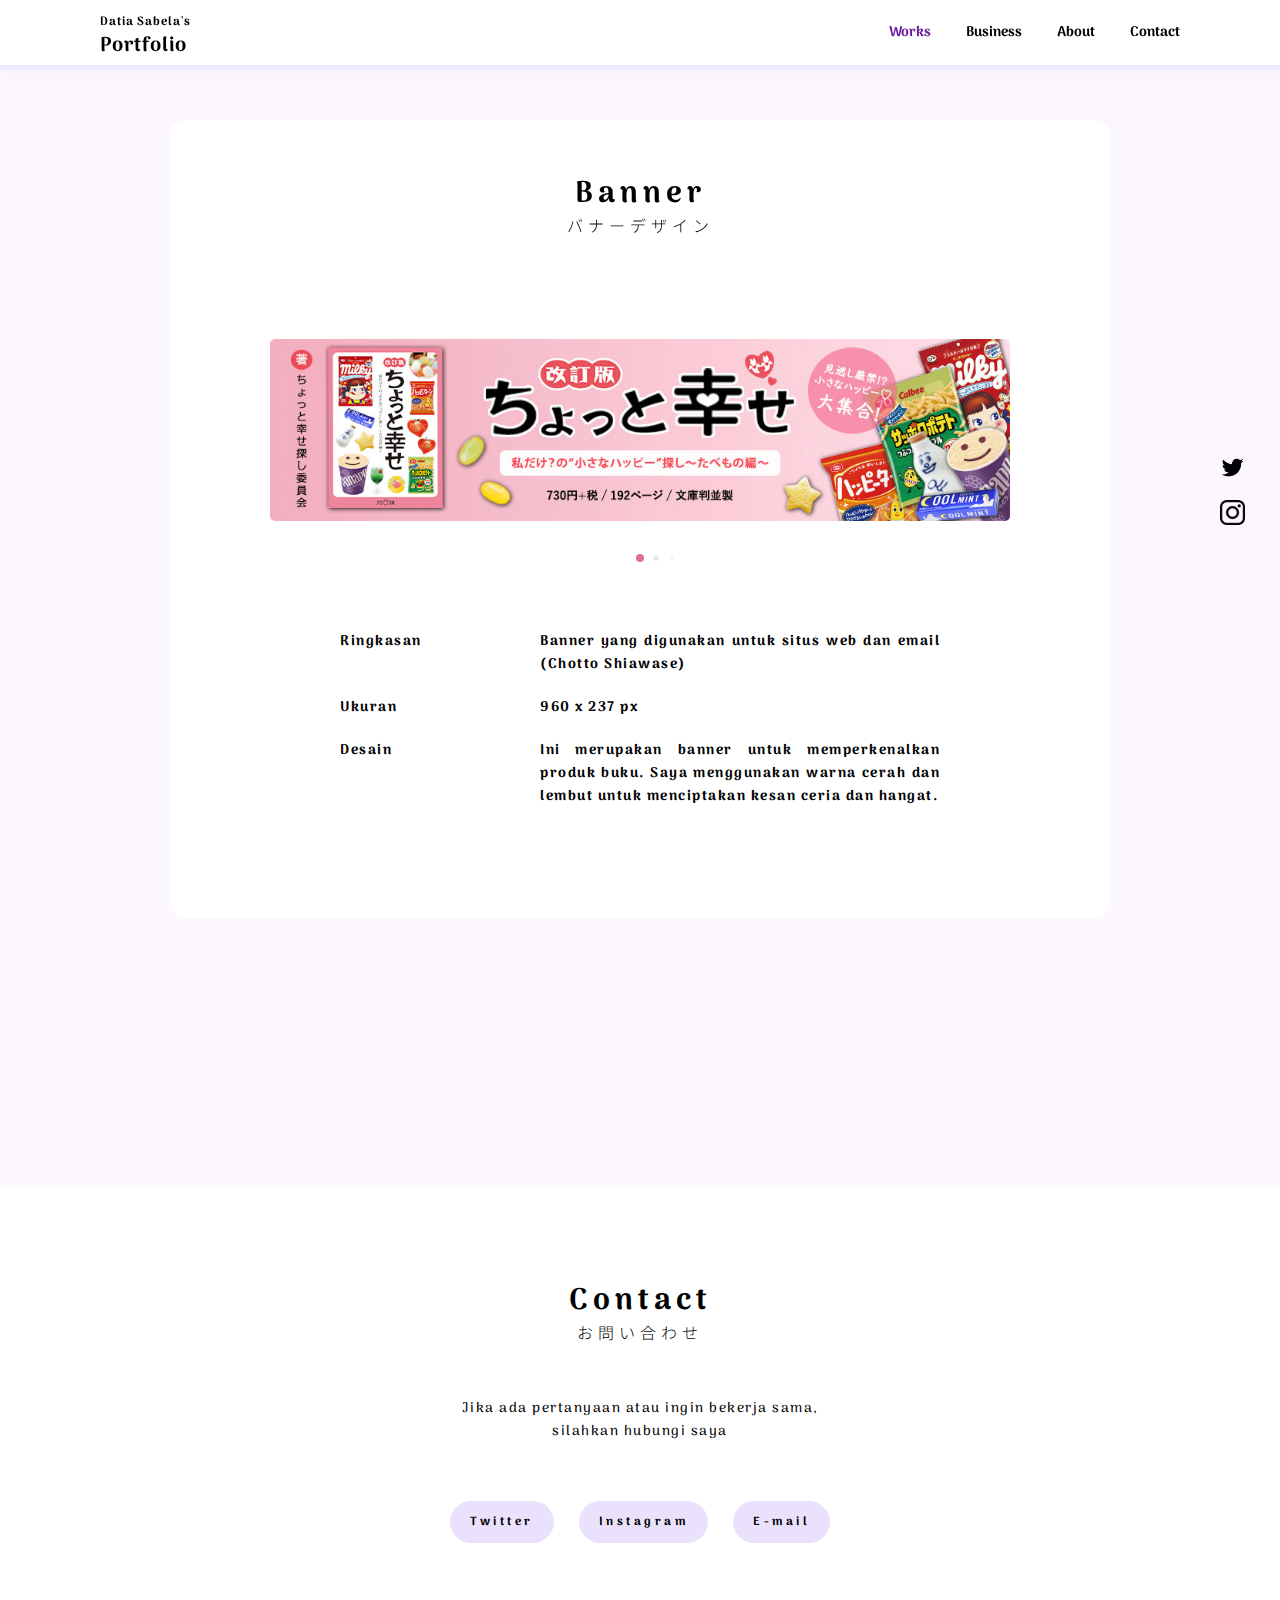
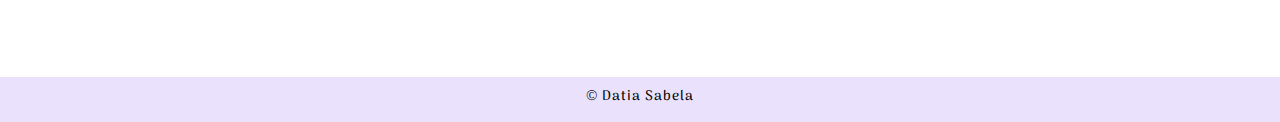
<file: works1.html>
<!DOCTYPE html>
<html lang="id">

<head>
    <meta charset="UTF-8">
    <meta http-equiv="X-UA-Compatible" content="IE=edge">
    <meta name="viewport" content="width=device-width, initial-scale=1.0">
    <title>Works Banner ｜ Datia Portfolio</title>
    <link rel="icon" href="img/icon-html.png">

    <link rel="stylesheet" href="https://use.fontawesome.com/releases/v5.6.3/css/all.css"
        integrity="sha384-UHRtZLI+pbxtHCWp1t77Bi1L4ZtiqrqD80Kn4Z8NTSRyMA2Fd33n5dQ8lWUE00s/" crossorigin="anonymous">

    <!-- link aos -->
    <link href="https://unpkg.com/aos@2.3.1/dist/aos.css" rel="stylesheet">
    <script src="https://unpkg.com/aos@2.3.1/dist/aos.js"></script>

    <!-- link css -->
    <link rel="stylesheet" href="https://cdn.jsdelivr.net/npm/swiper@9/swiper-bundle.min.css" />
    <link rel="stylesheet" href="css/style.css">
</head>

<body>
    <!-- header start -->
    <header id="header">
        <div class="navbar-wrapper">
            <div class="home">
                <a href="index.html">
                    <h3>
                        <span>Datia Sabela's</span>
                        <br>
                        Portfolio
                    </h3>
                </a>
            </div>

            <!-- navbar pc -->
            <div class="navbar pc">
                <ul class="menu">
                    <li>
                        <a href="works.html" class="work-hov">
                            Works
                        </a>
                    </li>
                    <li>
                        <a href="business.html">
                            Business
                        </a>
                    </li>
                    <li>
                        <a href="about.html">
                            About
                        </a>
                    </li>
                    <li>
                        <a href="#contact">
                            Contact
                        </a>
                    </li>
                </ul>
            </div>


            <!-- sidebar sp -->
            <div id="sidebar" class="sp">
                <ul class="sidebar-menu">
                    <li>
                        <a href="works.html">
                            Works
                        </a>
                    </li>
                    <li>
                        <a href="business.html">
                            Business
                        </a>
                    </li>
                    <li>
                        <a href="about.html">
                            About
                        </a>
                    </li>
                    <li>
                        <a href="#contact">
                            Contact
                        </a>
                    </li>
                </ul>
                <ul class="sidebar-medsoc">
                    <li>
                        <a href="#">
                            <img src="img/logo-twitter.png">
                        </a>
                    </li>
        
                    <li>
                        <a href="https://www.instagram.com/datiaaachan/" target="_blank">
                            <img src="img/logo-ig.png">
                        </a>
                    </li>
                </ul>
                <div class="toggle-btn" onclick="show()">
                    <span></span>
                    <span></span>
                    <span></span>
                </div>
            </div>
            <!-- sidebar sp -->
        </div>
    </header>
    <!-- header end -->

    <!-- side nav start -->
    <div class="medsoc-nav pc">
        <ul>
            <li>
                <a href="#">
                    <img src="img/logo-twitter.png">
                </a>
            </li>

            <li>
                <a href="https://www.instagram.com/datiaaachan/" target="_blank">
                    <img src="img/logo-ig.png">
                </a>
            </li>
        </ul>
    </div>
    <!-- side nav end -->



    <!-- CONTENT START -->
    <div id="works-content">
        <div class="wrapper">
            <div class="wrap-ttl banner-ttl" data-aos="fade-left" data-aos-easing="ease-in-out"
                data-aos-duration="1200">
                <h3>
                    Banner
                    <br>
                    <span>バナーデザイン</span>
                </h3>
            </div>

            <div class="banner-swiper">
                <div class="swiper mySwiper">
                    <div class="swiper-wrapper">
                        <div class="swiper-slide">
                            <img src="img/Banner-1.jpg">
                        </div>
                        <div class="swiper-slide">
                            <img src="img/Banner-2.jpg">
                        </div>
                        <div class="swiper-slide">
                            <img src="img/Banner-3.jpg">
                        </div>
                        <div class="swiper-slide">
                            <img src="img/Banner-4.jpg">
                        </div>
                    </div>
                    <div class="swiper-pagination"></div>
                </div>
            </div>

            <div class="text-wrap">
                <div class="text-list">
                    <div class="text-left">
                        <p>Ringkasan</p>
                    </div>
                    <div class="text-right">
                        <p>Banner yang digunakan untuk situs web dan email (Chotto Shiawase)</p>
                    </div>
                </div>

                <div class="text-list">
                    <div class="text-left">
                        <p>Ukuran</p>
                    </div>
                    <div class="text-right">
                        <p>960 x 237 px</p>
                    </div>
                </div>

                <div class="text-list">
                    <div class="text-left">
                        <p>Desain</p>
                    </div>
                    <div class="text-right">
                        <p>Ini merupakan banner untuk memperkenalkan produk buku. Saya menggunakan warna cerah dan lembut untuk menciptakan kesan ceria dan hangat.</p>
                    </div>
                </div>
            </div>




        </div>

        <div class="back-btn" data-aos="fade-right" data-aos-easing="ease-in-out" data-aos-duration="1200">
            <div class="prev-btn">
                <a href="works4.html"></a>
            </div>

            <div class="back-home">
                <a href="works.html">back to archives</a>
            </div>

            <div class="next-btn">
                <a href="works2.html"></a>
            </div>
        </div>
    </div>


    <!-- contact start -->
    <div id="contact">
        <div class="wrapper">
            <div class="contact-content">
                <div class="wrap-ttl">
                    <h3>
                        Contact
                        <br>
                        <span>お問い合わせ</span>
                    </h3>
                </div>

                <div class="contact-text">
                    <p>Jika ada pertanyaan atau ingin bekerja sama,<br>
                        silahkan hubungi saya </p>
                </div>
                <ul class="contact-medsoc">
                    <li>
                        <a href="#" target="_blank">Twitter</a>
                    </li>
                    <li>
                        <a href="https://www.instagram.com/datiaaachan/" target="_blank">
                            Instagram
                        </a>
                    </li>
                    <li>
                        <a href="https://mail.google.com/mail/u/0/?tf=cm&fs=1&to=datias79@gmail.com" target="_blank">
                            E-mail
                        </a>
                    </li>
                </ul>
            </div>
        </div>
    </div>
    <!-- contact end -->

    <!-- copyright datia -->
    <div class="copyright">
        <h3>© Datia Sabela</h3>
    </div>
    <!-- copyright datia -->


    <!-- CONTENT END -->
</body>


<!-- Swiper JS -->
<script src="https://cdn.jsdelivr.net/npm/swiper@9/swiper-bundle.min.js"></script>

<!-- Initialize Swiper -->
<script>
    var swiper = new Swiper(".mySwiper", {
        pagination: {
            el: ".swiper-pagination",
            dynamicBullets: true,
        },
        loop: true,
        autoplay: {
            delay: 2500,
        },
    });
</script>

<script>
    AOS.init(); 
</script>

<!-- sidebar navbar sp -->
<script>
    function show() {
        document.getElementById('sidebar').classList.toggle('active')
    }
</script>


</html>
</file>
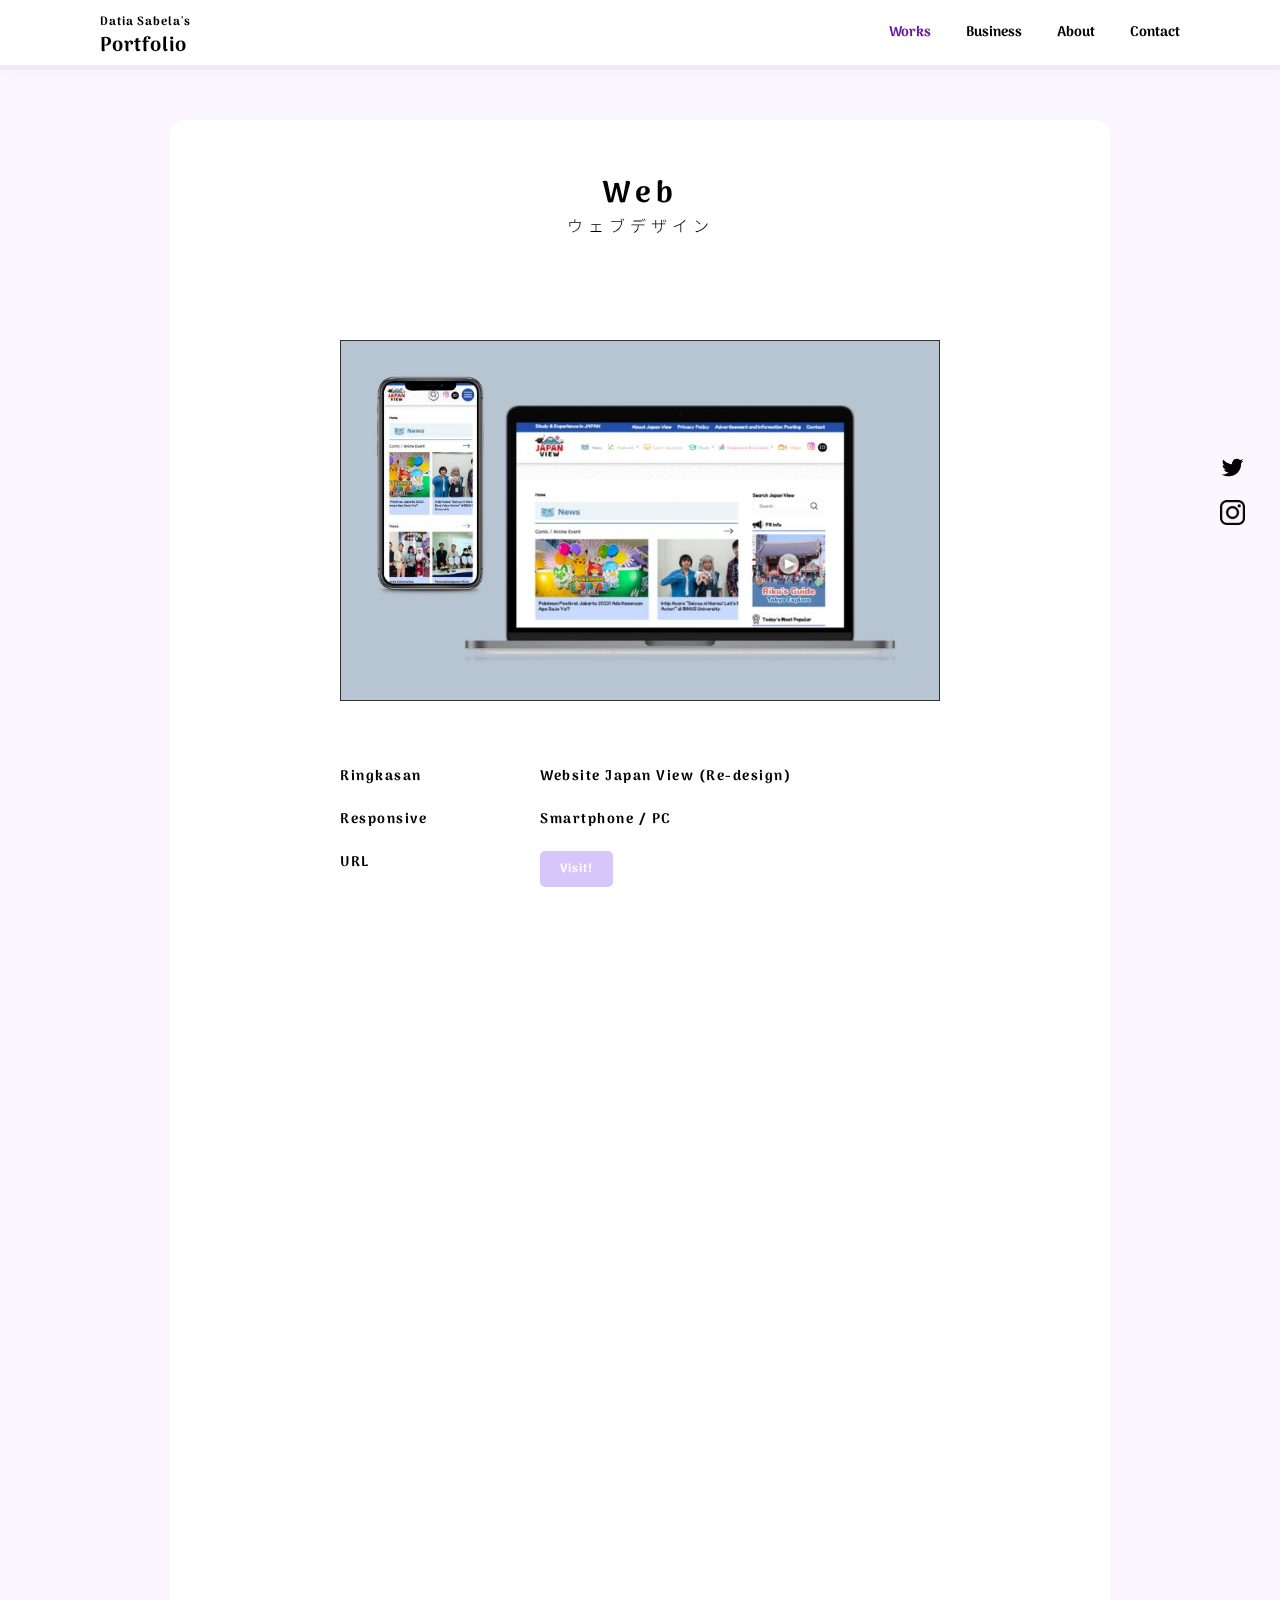
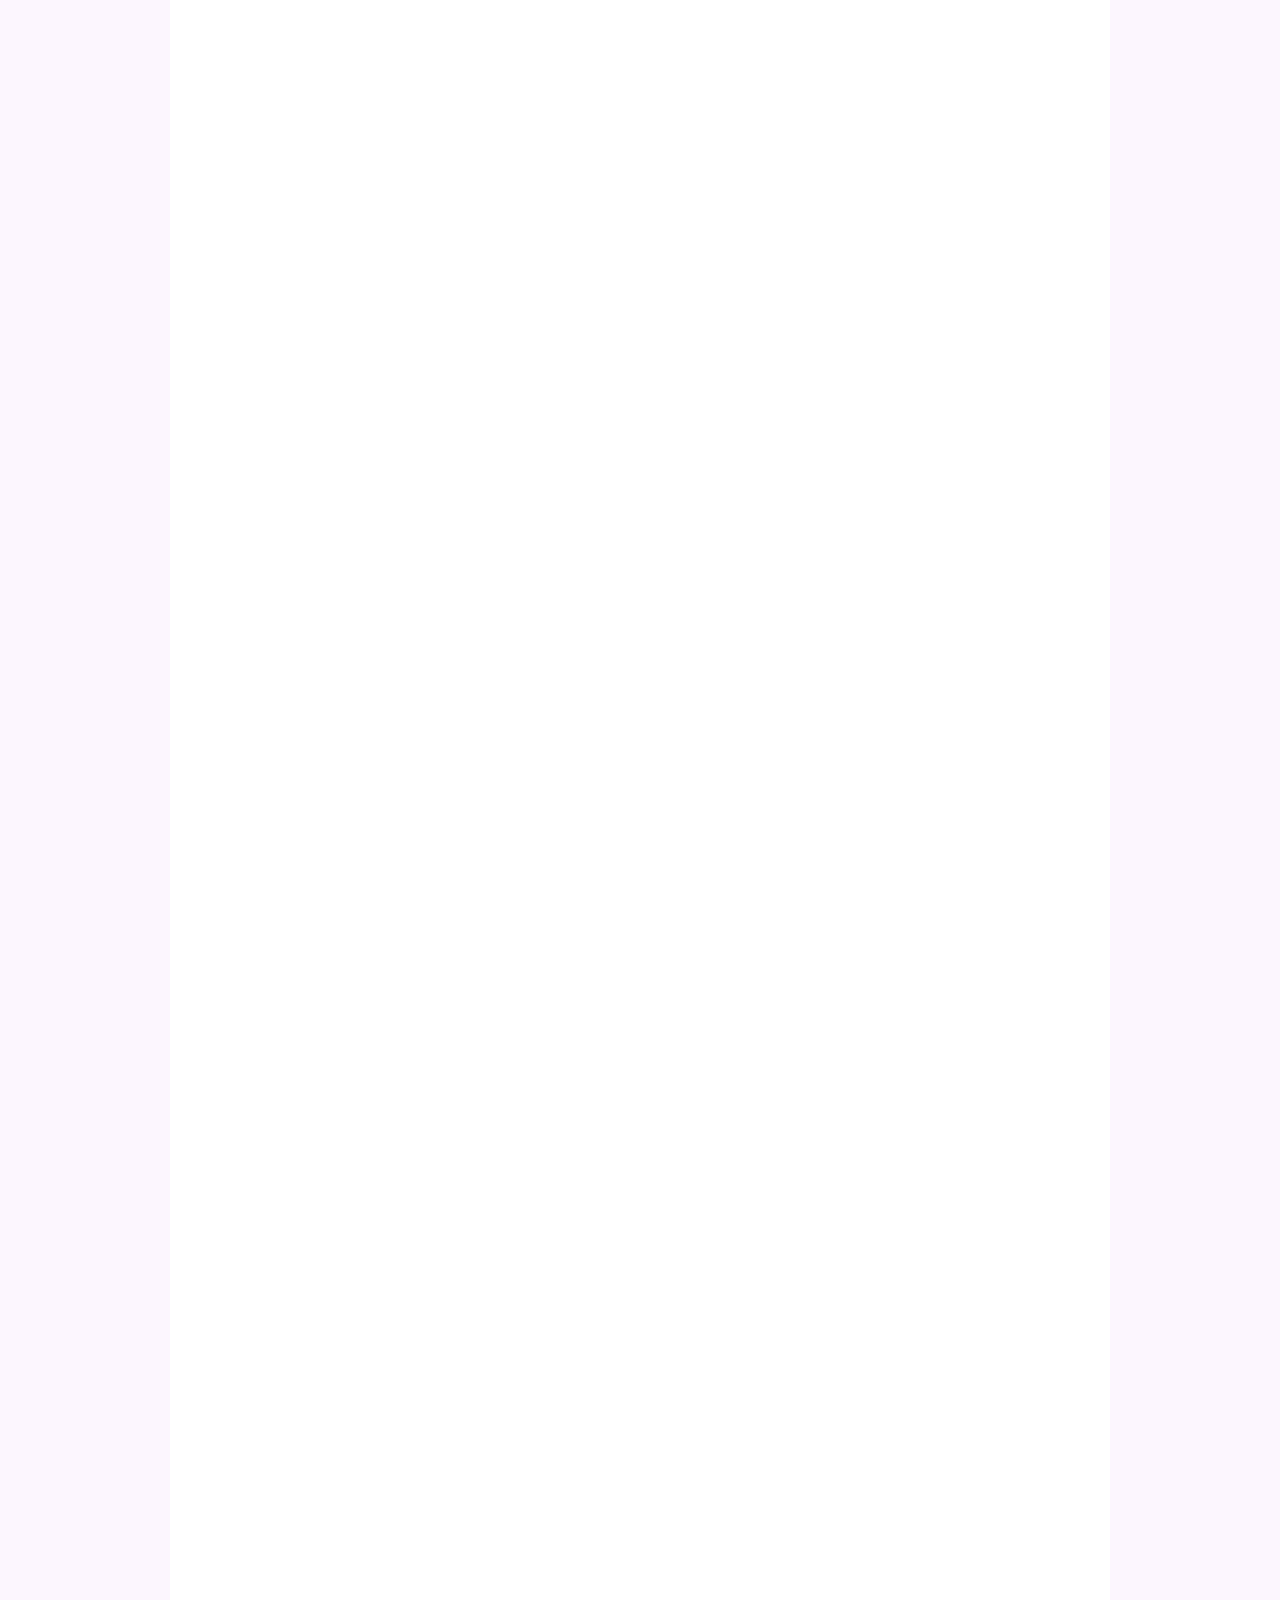
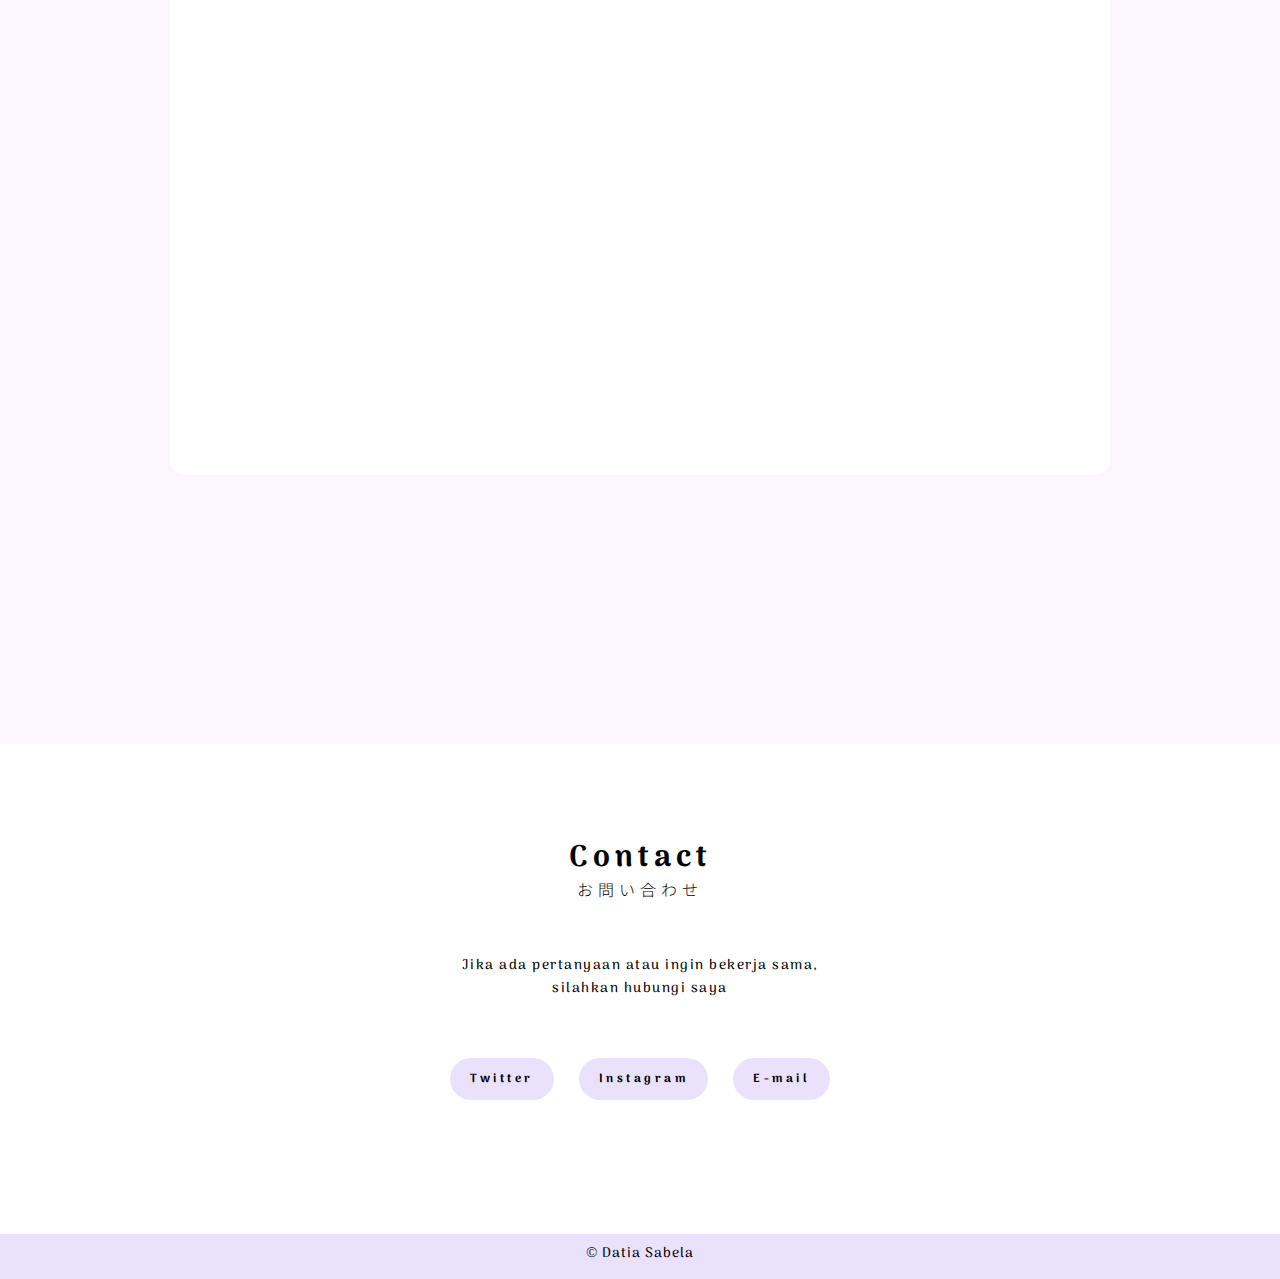
<file: works2.html>
<!DOCTYPE html>
<html lang="id">

<head>
    <meta charset="UTF-8">
    <meta http-equiv="X-UA-Compatible" content="IE=edge">
    <meta name="viewport" content="width=device-width, initial-scale=1.0">
    <title>Works Web Design ｜ Datia Portfolio</title>
    <link rel="icon" href="img/icon-html.png">

    <link rel="stylesheet" href="https://use.fontawesome.com/releases/v5.6.3/css/all.css"
        integrity="sha384-UHRtZLI+pbxtHCWp1t77Bi1L4ZtiqrqD80Kn4Z8NTSRyMA2Fd33n5dQ8lWUE00s/" crossorigin="anonymous">

    <!-- link aos -->
    <link href="https://unpkg.com/aos@2.3.1/dist/aos.css" rel="stylesheet">
    <script src="https://unpkg.com/aos@2.3.1/dist/aos.js"></script>

    <!-- link css -->
    <link rel="stylesheet" href="https://cdn.jsdelivr.net/npm/swiper@9/swiper-bundle.min.css" />
    <link rel="stylesheet" href="css/style.css">
</head>

<body>
    <!-- header start -->
    <header id="header">
        <div class="navbar-wrapper">
            <div class="home">
                <a href="index.html">
                    <h3>
                        <span>Datia Sabela's</span>
                        <br>
                        Portfolio
                    </h3>
                </a>
            </div>

            <!-- navbar pc -->
            <div class="navbar pc">
                <ul class="menu">
                    <li>
                        <a href="works.html" class="work-hov">
                            Works
                        </a>
                    </li>
                    <li>
                        <a href="business.html">
                            Business
                        </a>
                    </li>
                    <li>
                        <a href="about.html">
                            About
                        </a>
                    </li>
                    <li>
                        <a href="#contact">
                            Contact
                        </a>
                    </li>
                </ul>
            </div>

            <!-- sidebar sp -->
            <div id="sidebar" class="sp">
                <ul class="sidebar-menu">
                    <li>
                        <a href="works.html">
                            Works
                        </a>
                    </li>
                    <li>
                        <a href="business.html">
                            Business
                        </a>
                    </li>
                    <li>
                        <a href="about.html">
                            About
                        </a>
                    </li>
                    <li>
                        <a href="#contact">
                            Contact
                        </a>
                    </li>
                </ul>
                <ul class="sidebar-medsoc">
                    <li>
                        <a href="#">
                            <img src="img/logo-twitter.png">
                        </a>
                    </li>
        
                    <li>
                        <a href="https://www.instagram.com/datiaaachan/" target="_blank">
                            <img src="img/logo-ig.png">
                        </a>
                    </li>
                </ul>
                <div class="toggle-btn" onclick="show()">
                    <span></span>
                    <span></span>
                    <span></span>
                </div>
            </div>
            <!-- sidebar sp -->
        </div>
    </header>
    <!-- header end -->

    <!-- side nav start -->
    <div class="medsoc-nav pc">
        <ul>
            <li>
                <a href="#">
                    <img src="img/logo-twitter.png">
                </a>
            </li>

            <li>
                <a href="https://www.instagram.com/datiaaachan/" target="_blank">
                    <img src="img/logo-ig.png">
                </a>
            </li>
        </ul>
    </div>
    <!-- side nav end -->



    <!-- CONTENT START -->
    <div id="works-content">
        <div class="wrapper">
            <div class="wrap-ttl banner-ttl" data-aos="fade-left" data-aos-easing="ease-in-out"
                data-aos-duration="1200">
                <h3>
                    Web
                    <br>
                    <span>ウェブデザイン</span>
                </h3>
            </div>

            <div class="website-list" data-aos="fade-right" data-aos-easing="ease-in-out"
            data-aos-duration="1200">
                <div class="website-pic">
                    <a href="https://datia23.github.io/japanview/" target="_blank">
                        <img src="img/works-5.jpg" alt="japan view">
                    </a>
                </div>

                <div class="text-wrap">
                    <div class="text-list">
                        <div class="text-left">
                            <p>Ringkasan</p>
                        </div>
                        <div class="text-right">
                            <p>Website Japan View (Re-design)</p>
                        </div>
                    </div>

                    <div class="text-list">
                        <div class="text-left">
                            <p>Responsive</p>
                        </div>
                        <div class="text-right">
                            <p>Smartphone / PC</p>
                        </div>
                    </div>

                    <div class="text-list">
                        <div class="text-left">
                            <p>URL</p>
                        </div>
                        <div class="text-right">
                            <a href="https://datia23.github.io/japanview" target="_blank">
                                <button type="button">Visit!</button>
                            </a>
                        </div>
                    </div>
                </div>
            </div>

            <div class="website-list" data-aos="fade-left" data-aos-easing="ease-in-out"
            data-aos-duration="1200">
                <div class="website-pic">
                    <a href="https://datia23.github.io/ozora-resto/" target="_blank">
                        <img src="img/works-6.jpg" alt="ozora resto">
                    </a>
                </div>
                <div class="text-wrap">
                    <div class="text-list">
                        <div class="text-left">
                            <p>Ringkasan</p>
                        </div>
                        <div class="text-right">
                            <p>Website Ozora Resto (Tema Musim Gugur)</p>
                        </div>
                    </div>

                    <div class="text-list">
                        <div class="text-left">
                            <p>Responsive</p>
                        </div>
                        <div class="text-right">
                            <p>PC</p>
                        </div>
                    </div>

                    <div class="text-list">
                        <div class="text-left">
                            <p>URL</p>
                        </div>
                        <div class="text-right">
                            <a href="https://datia23.github.io/ozora-resto/" target="_blank">
                                <button type="button">Visit!</button>
                            </a>
                        </div>
                    </div>
                </div>
            </div>

            <div class="website-list" data-aos="fade-right" data-aos-easing="ease-in-out"
            data-aos-duration="1200">
                <div class="website-pic">
                    <a href="https://datia23.github.io/ozora-hotel/" target="_blank">
                        <img src="img/works-2.png" alt="ozora hotel">
                    </a>
                </div>
                <div class="text-wrap">
                    <div class="text-list">
                        <div class="text-left">
                            <p>Ringkasan</p>
                        </div>
                        <div class="text-right">
                            <p>Website Ozora Hotel (Tema Musim Semi)</p>
                        </div>
                    </div>

                    <div class="text-list">
                        <div class="text-left">
                            <p>Responsive</p>
                        </div>
                        <div class="text-right">
                            <p>Smartphone / PC</p>
                        </div>
                    </div>

                    <div class="text-list">
                        <div class="text-left">
                            <p>URL</p>
                        </div>
                        <div class="text-right">
                            <a href="https://datia23.github.io/ozora-hotel/" target="_blank">
                                <button type="button">Visit!</button>
                            </a>
                        </div>
                    </div>
                </div>
            </div>

            <div class="website-list" data-aos="fade-left" data-aos-easing="ease-in-out"
            data-aos-duration="1200">
                <div class="website-pic">
                    <a href="https://datia23.github.io/storyteller/" target="_blank">
                        <img src="img/works-7.jpg" alt="storyteller">
                    </a>
                </div>
                <div class="text-wrap">
                    <div class="text-list">
                        <div class="text-left">
                            <p>Ringkasan</p>
                        </div>
                        <div class="text-right">
                            <p>Website Storyteller</p>
                        </div>
                    </div>
                    <div class="text-list">
                        <div class="text-left">
                            <p>Responsive</p>
                        </div>
                        <div class="text-right">
                            <p>Smartphone / PC</p>
                        </div>
                    </div>
                    <div class="text-list">
                        <div class="text-left">
                            <p>URL</p>
                        </div>
                        <div class="text-right">
                            <a href="https://datia23.github.io/storyteller/" target="_blank">
                                <button type="button">Visit!</button>
                            </a>
                        </div>
                    </div>
                </div>
            </div>

            <div class="website-list" data-aos="fade-right" data-aos-easing="ease-in-out"
            data-aos-duration="1200">
                <div class="website-pic">
                    <a href="https://datia23.github.io/portfolio/" target="_blank">
                        <img src="img/works-8.jpg" alt="portfolio">
                    </a>
                </div>
                <div class="text-wrap">
                    <div class="text-list">
                        <div class="text-left">
                            <p>Ringkasan</p>
                        </div>
                        <div class="text-right">
                            <p>Website Porfolio (Datia Sabela)</p>
                        </div>
                    </div>
                    <div class="text-list">
                        <div class="text-left">
                            <p>Responsive</p>
                        </div>
                        <div class="text-right">
                            <p>Smartphone / PC</p>
                        </div>
                    </div>
                    <div class="text-list">
                        <div class="text-left">
                            <p>URL</p>
                        </div>
                        <div class="text-right">
                            <a href="https://datia23.github.io/portfolio/" target="_blank">
                                <button type="button">Visit!</button>
                            </a>
                        </div>
                    </div>
                </div>
            </div>

        </div>

        <div class="back-btn" data-aos="fade-right" data-aos-easing="ease-in-out" data-aos-duration="1200">
            <div class="prev-btn">
                <a href="works1.html"></a>
            </div>

            <div class="back-home">
                <a href="works.html">back to archives</a>
            </div>

            <div class="next-btn">
                <a href="works3.html"></a>
            </div>
        </div>

    </div>


    <!-- contact start -->
    <div id="contact">
        <div class="wrapper">
            <div class="contact-content">
                <div class="wrap-ttl">
                    <h3>
                        Contact
                        <br>
                        <span>お問い合わせ</span>
                    </h3>
                </div>

                <div class="contact-text">
                    <p>Jika ada pertanyaan atau ingin bekerja sama,<br>
                        silahkan hubungi saya </p>
                </div>
                <ul class="contact-medsoc">
                    <li>
                        <a href="#" target="_blank">Twitter</a>
                    </li>
                    <li>
                        <a href="https://www.instagram.com/datiaaachan/" target="_blank">
                            Instagram
                        </a>
                    </li>
                    <li>
                        <a href="https://mail.google.com/mail/u/0/?tf=cm&fs=1&to=datias79@gmail.com" target="_blank">
                            E-mail
                        </a>
                    </li>
                </ul>
            </div>
        </div>
    </div>
    <!-- contact end -->

    <!-- copyright datia -->
    <div class="copyright">
        <h3>© Datia Sabela</h3>
    </div>
    <!-- copyright datia -->


    <!-- CONTENT END -->
</body>


<script>
    AOS.init(); 
</script>

<!-- sidebar navbar sp -->
<script>
    function show() {
        document.getElementById('sidebar').classList.toggle('active')
    }
</script>

</html>
</file>
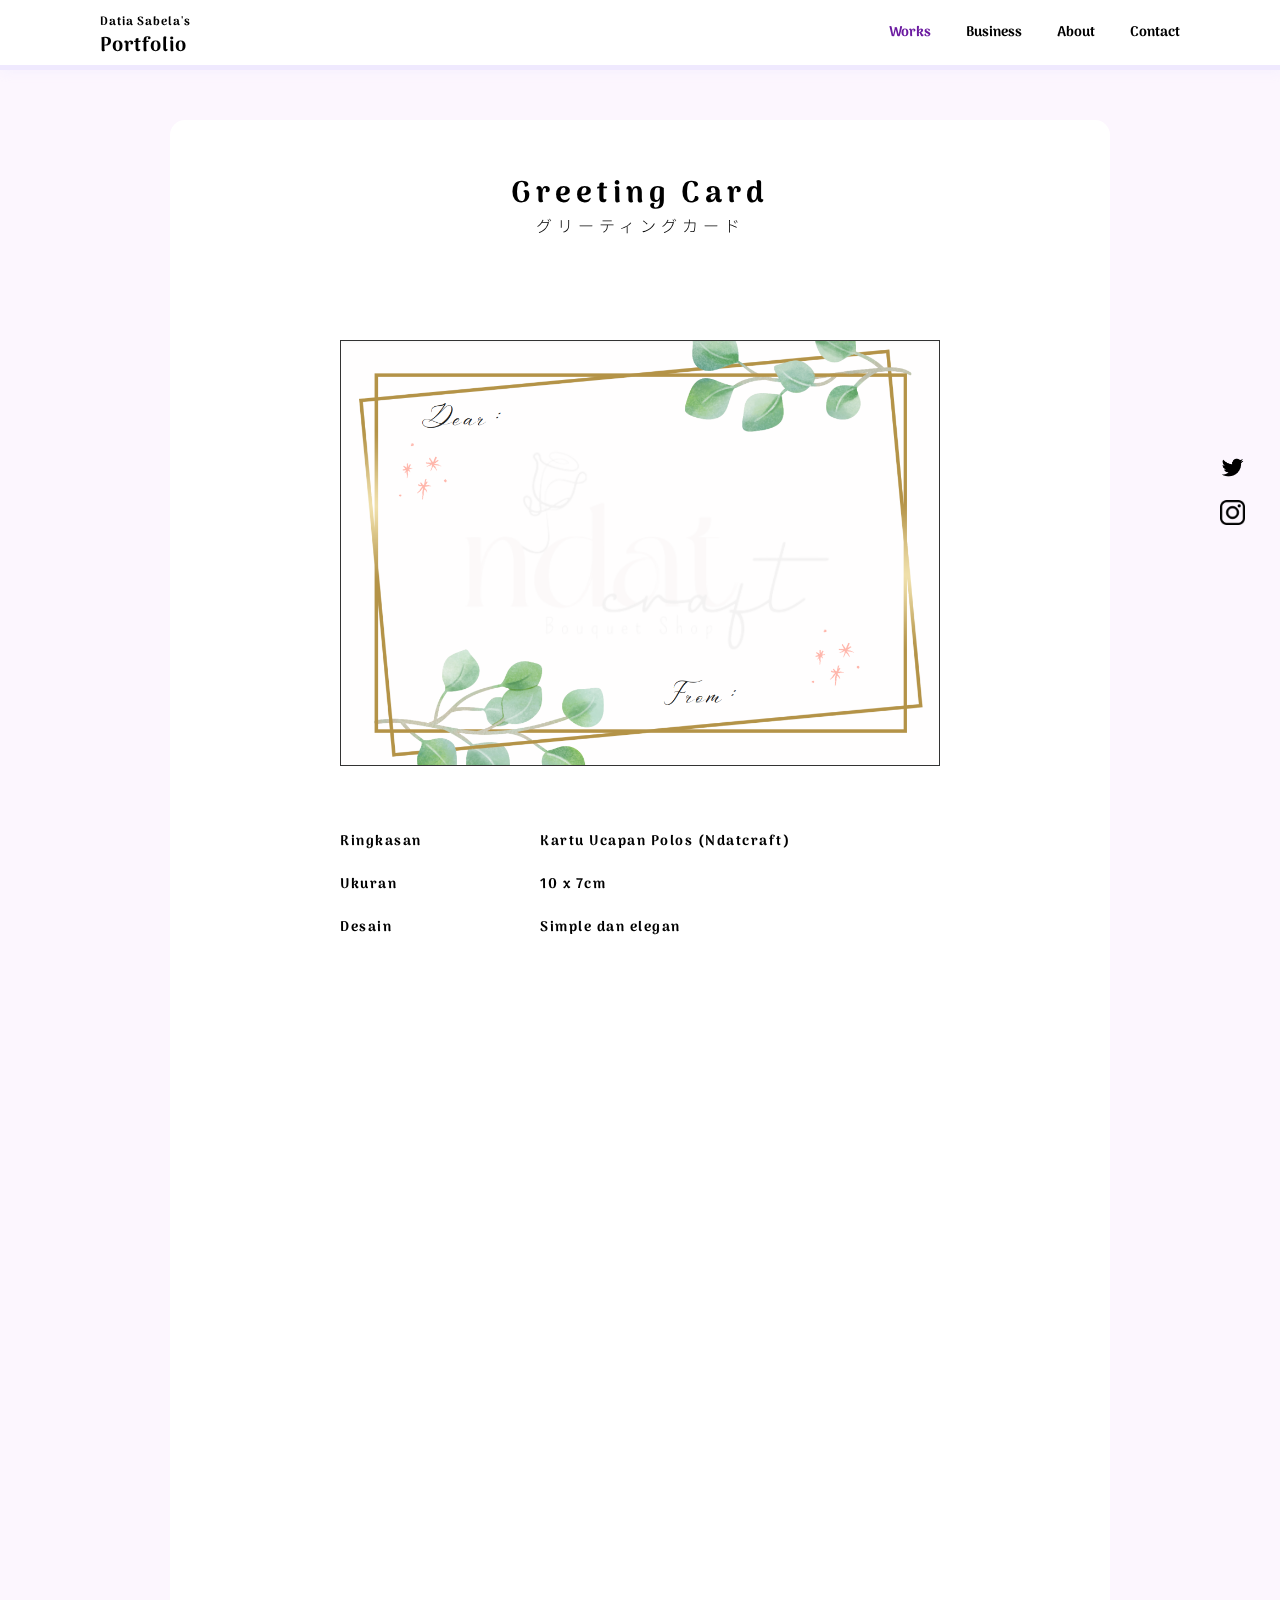
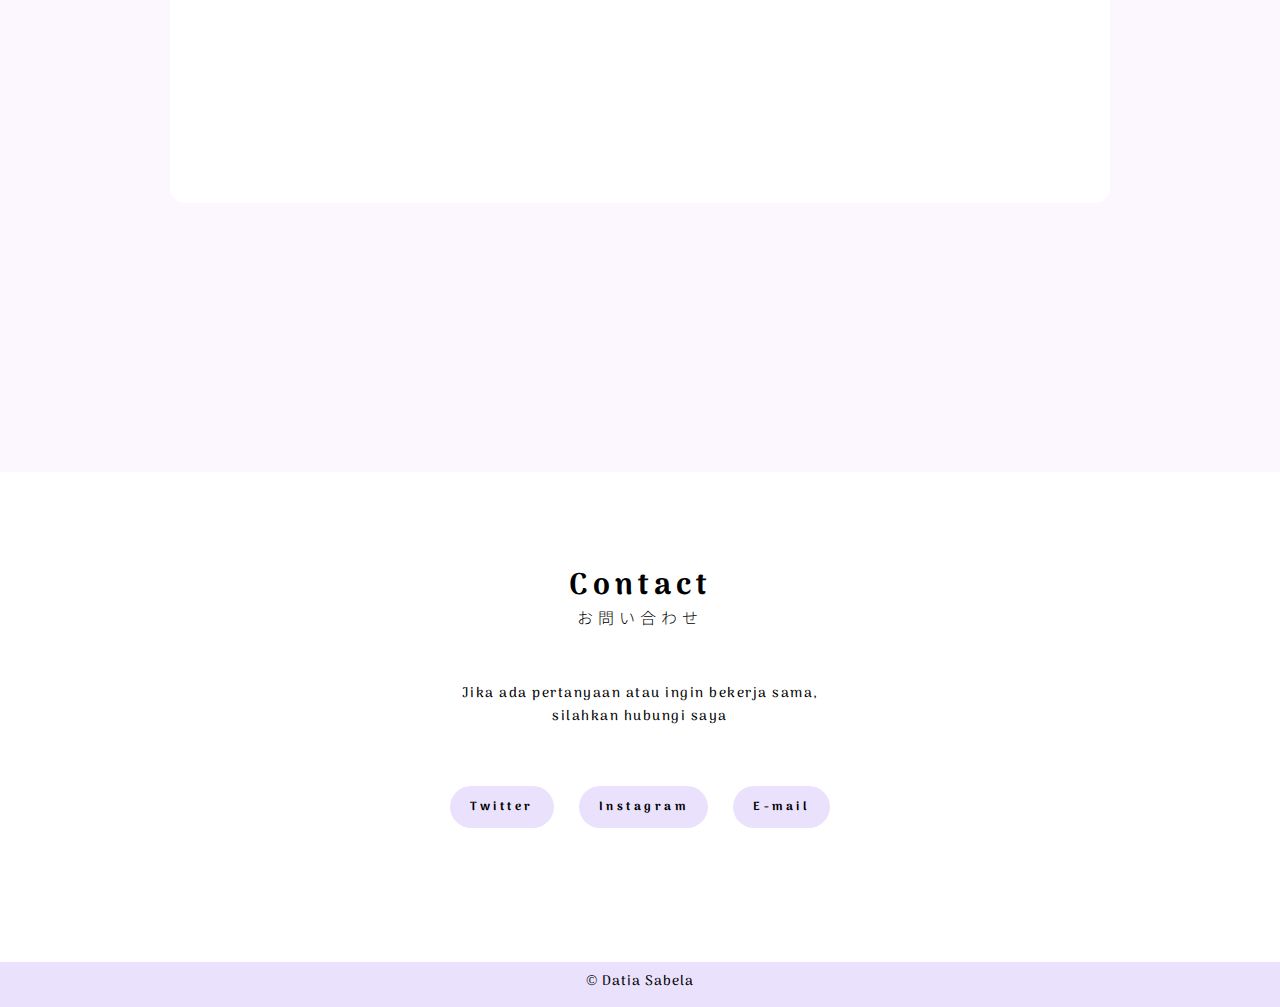
<file: works3.html>
<!DOCTYPE html>
<html lang="id">

<head>
    <meta charset="UTF-8">
    <meta http-equiv="X-UA-Compatible" content="IE=edge">
    <meta name="viewport" content="width=device-width, initial-scale=1.0">
    <title>Works Greeting Card ｜ Datia Portfolio</title>
    <link rel="icon" href="img/icon-html.png">

    <link rel="stylesheet" href="https://use.fontawesome.com/releases/v5.6.3/css/all.css"
        integrity="sha384-UHRtZLI+pbxtHCWp1t77Bi1L4ZtiqrqD80Kn4Z8NTSRyMA2Fd33n5dQ8lWUE00s/" crossorigin="anonymous">

    <!-- link aos -->
    <link href="https://unpkg.com/aos@2.3.1/dist/aos.css" rel="stylesheet">
    <script src="https://unpkg.com/aos@2.3.1/dist/aos.js"></script>

    <!-- link css -->
    <link rel="stylesheet" href="https://cdn.jsdelivr.net/npm/swiper@9/swiper-bundle.min.css" />
    <link rel="stylesheet" href="css/style.css">
</head>

<body>
    <!-- header start -->
    <header id="header">
        <div class="navbar-wrapper">
            <div class="home">
                <a href="index.html">
                    <h3>
                        <span>Datia Sabela's</span>
                        <br>
                        Portfolio
                    </h3>
                </a>
            </div>

            <!-- navbar pc -->
            <div class="navbar pc">
                <ul class="menu">
                    <li>
                        <a href="works.html" class="work-hov">
                            Works
                        </a>
                    </li>
                    <li>
                        <a href="business.html">
                            Business
                        </a>
                    </li>
                    <li>
                        <a href="about.html">
                            About
                        </a>
                    </li>
                    <li>
                        <a href="#contact">
                            Contact
                        </a>
                    </li>
                </ul>
            </div>
            <!-- navbar pc -->

            <!-- sidebar sp -->
            <div id="sidebar" class="sp">
                <ul class="sidebar-menu">
                    <li>
                        <a href="works.html">
                            Works
                        </a>
                    </li>
                    <li>
                        <a href="business.html">
                            Business
                        </a>
                    </li>
                    <li>
                        <a href="about.html">
                            About
                        </a>
                    </li>
                    <li>
                        <a href="#contact">
                            Contact
                        </a>
                    </li>
                </ul>
                <ul class="sidebar-medsoc">
                    <li>
                        <a href="#">
                            <img src="img/logo-twitter.png">
                        </a>
                    </li>
        
                    <li>
                        <a href="https://www.instagram.com/datiaaachan/" target="_blank">
                            <img src="img/logo-ig.png">
                        </a>
                    </li>
                </ul>
                <div class="toggle-btn" onclick="show()">
                    <span></span>
                    <span></span>
                    <span></span>
                </div>
            </div>
            <!-- sidebar sp -->
        </div>
    </header>
    <!-- header end -->

    <!-- side nav start -->
    <div class="medsoc-nav pc">
        <ul>
            <li>
                <a href="#">
                    <img src="img/logo-twitter.png">
                </a>
            </li>

            <li>
                <a href="https://www.instagram.com/datiaaachan/" target="_blank">
                    <img src="img/logo-ig.png">
                </a>
            </li>
        </ul>
    </div>
    <!-- side nav end -->



    <!-- CONTENT START -->
    <div id="works-content">
        <div class="wrapper">
            <div class="wrap-ttl banner-ttl" data-aos="fade-right" data-aos-easing="ease-in-out"
                data-aos-duration="1200">
                <h3>
                    Greeting Card
                    <br>
                    <span>グリーティングカード</span>
                </h3>
            </div>

            <div class="website-list" data-aos="fade-left" data-aos-easing="ease-in-out"
            data-aos-duration="1200">
                <div class="website-pic">
                    <img src="img/card.png" alt="card polos">
                </div>
                <div class="text-wrap">
                    <div class="text-list">
                        <div class="text-left">
                            <p>Ringkasan</p>
                        </div>
                        <div class="text-right">
                            <p>Kartu Ucapan Polos (Ndatcraft)</p>
                        </div>
                    </div>

                    <div class="text-list">
                        <div class="text-left">
                            <p>Ukuran</p>
                        </div>
                        <div class="text-right">
                            <p>10 x 7cm</p>
                        </div>
                    </div>

                    <div class="text-list">
                        <div class="text-left">
                            <p>Desain</p>
                        </div>
                        <div class="text-right">
                            <p>Simple dan elegan
                            </p>
                        </div>
                    </div>
                </div>
            </div>

            <div class="website-list" data-aos="fade-right" data-aos-easing="ease-in-out"
            data-aos-duration="1200">
                <div class="website-pic">
                    <img src="img/card 2.png" alt="card polos">
                </div>
                <div class="text-wrap">
                    <div class="text-list">
                        <div class="text-left">
                            <p>Ringkasan</p>
                        </div>
                        <div class="text-right">
                            <p>Kartu Ucapan Congratulations (Ndatcraft)</p>
                        </div>
                    </div>

                    <div class="text-list">
                        <div class="text-left">
                            <p>Ukuran</p>
                        </div>
                        <div class="text-right">
                            <p>10 x 7cm</p>
                        </div>
                    </div>

                    <div class="text-list">
                        <div class="text-left">
                            <p>Desain</p>
                        </div>
                        <div class="text-right">
                            <p>Simple dan elegan
                            </p>
                        </div>
                    </div>
                </div>
            </div>


        </div>

        <div class="back-btn" data-aos="fade-left" data-aos-easing="ease-in-out" data-aos-duration="1200">
            <div class="prev-btn">
                <a href="works2.html"></a>
            </div>

            <div class="back-home">
                <a href="works.html">back to archives</a>
            </div>

            <div class="next-btn">
                <a href="works4.html"></a>
            </div>
        </div>

    </div>


    <!-- contact start -->
    <div id="contact">
        <div class="wrapper">
            <div class="contact-content">
                <div class="wrap-ttl">
                    <h3>
                        Contact
                        <br>
                        <span>お問い合わせ</span>
                    </h3>
                </div>

                <div class="contact-text">
                    <p>Jika ada pertanyaan atau ingin bekerja sama,<br>
                        silahkan hubungi saya </p>
                </div>
                <ul class="contact-medsoc">
                    <li>
                        <a href="#" target="_blank">Twitter</a>
                    </li>
                    <li>
                        <a href="https://www.instagram.com/datiaaachan/" target="_blank">
                            Instagram
                        </a>
                    </li>
                    <li>
                        <a href="https://mail.google.com/mail/u/0/?tf=cm&fs=1&to=datias79@gmail.com" target="_blank">
                            E-mail
                        </a>
                    </li>
                </ul>
            </div>
        </div>
    </div>
    <!-- contact end -->

    <!-- copyright datia -->
    <div class="copyright">
        <h3>© Datia Sabela</h3>
    </div>
    <!-- copyright datia -->


    <!-- CONTENT END -->
</body>


<script>
    AOS.init(); 
</script>

<!-- sidebar navbar sp -->
<script>
    function show() {
        document.getElementById('sidebar').classList.toggle('active')
    }
</script>


</html>
</file>
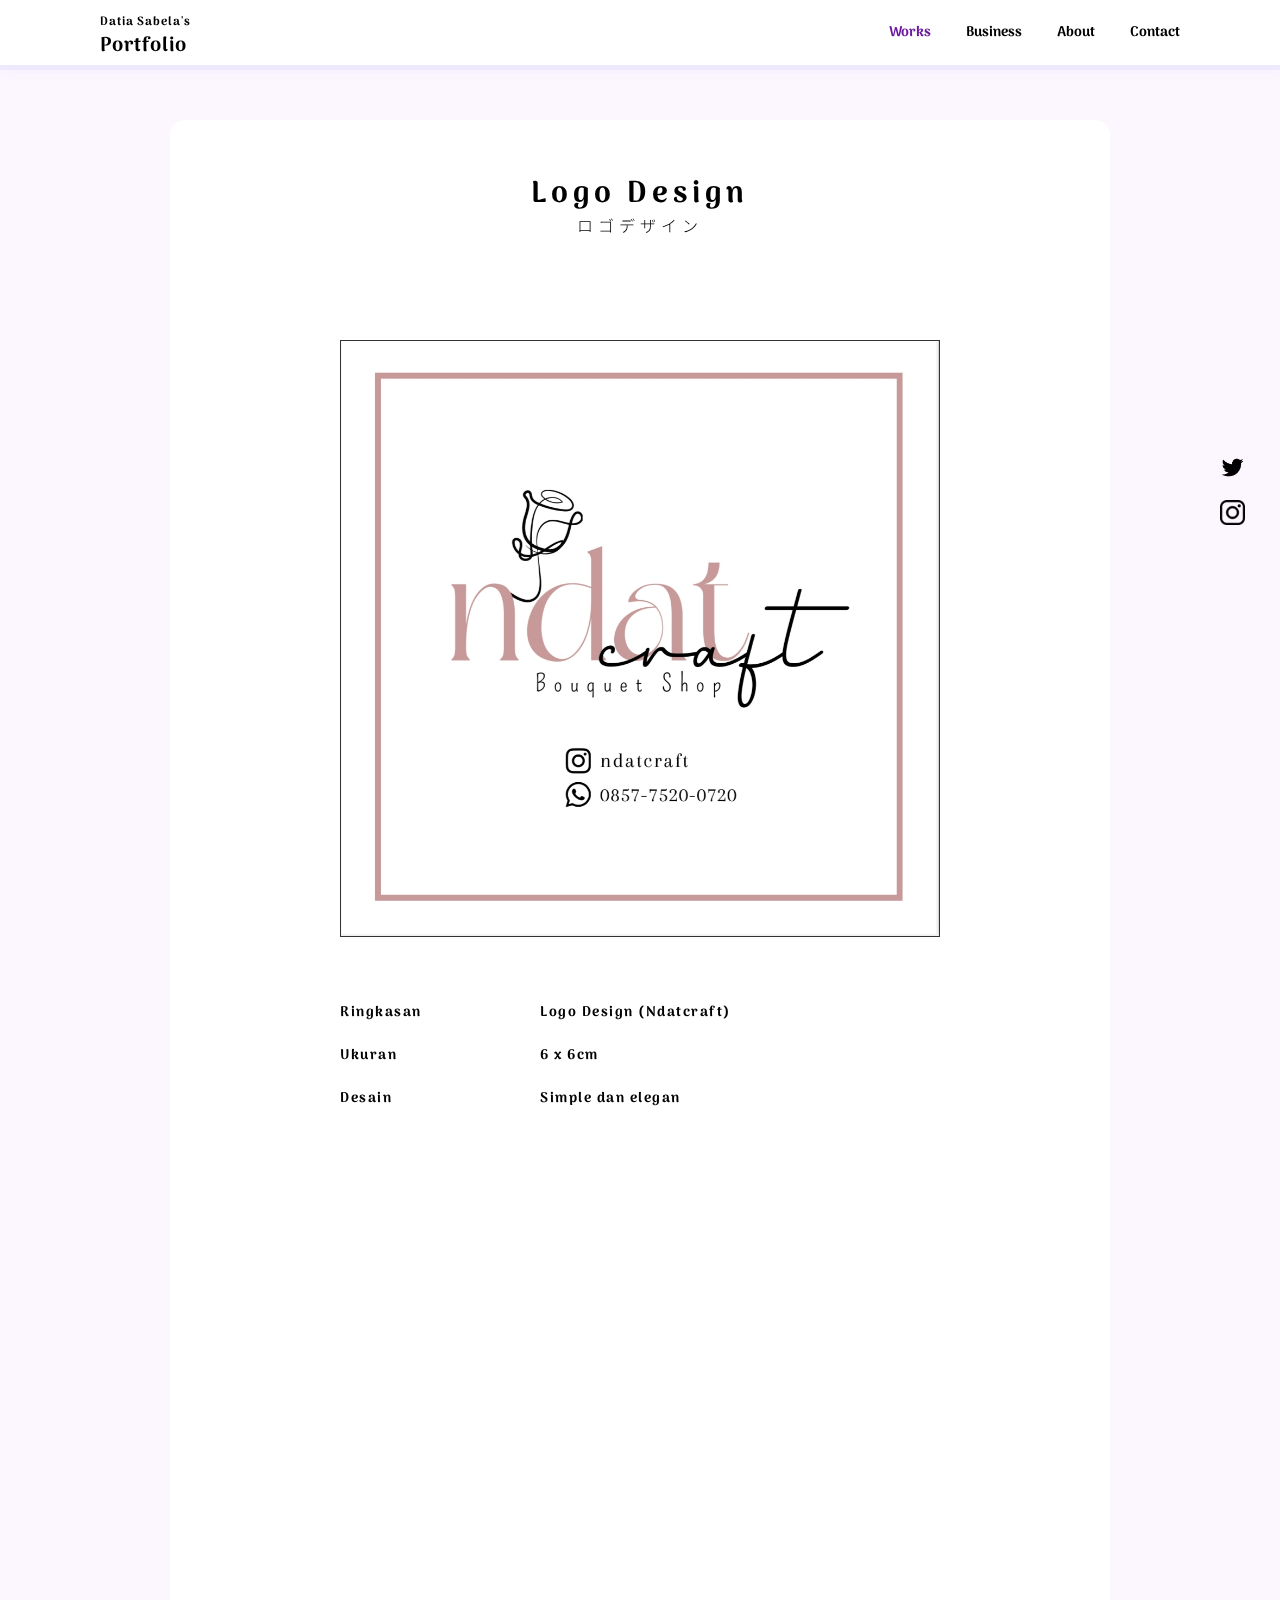
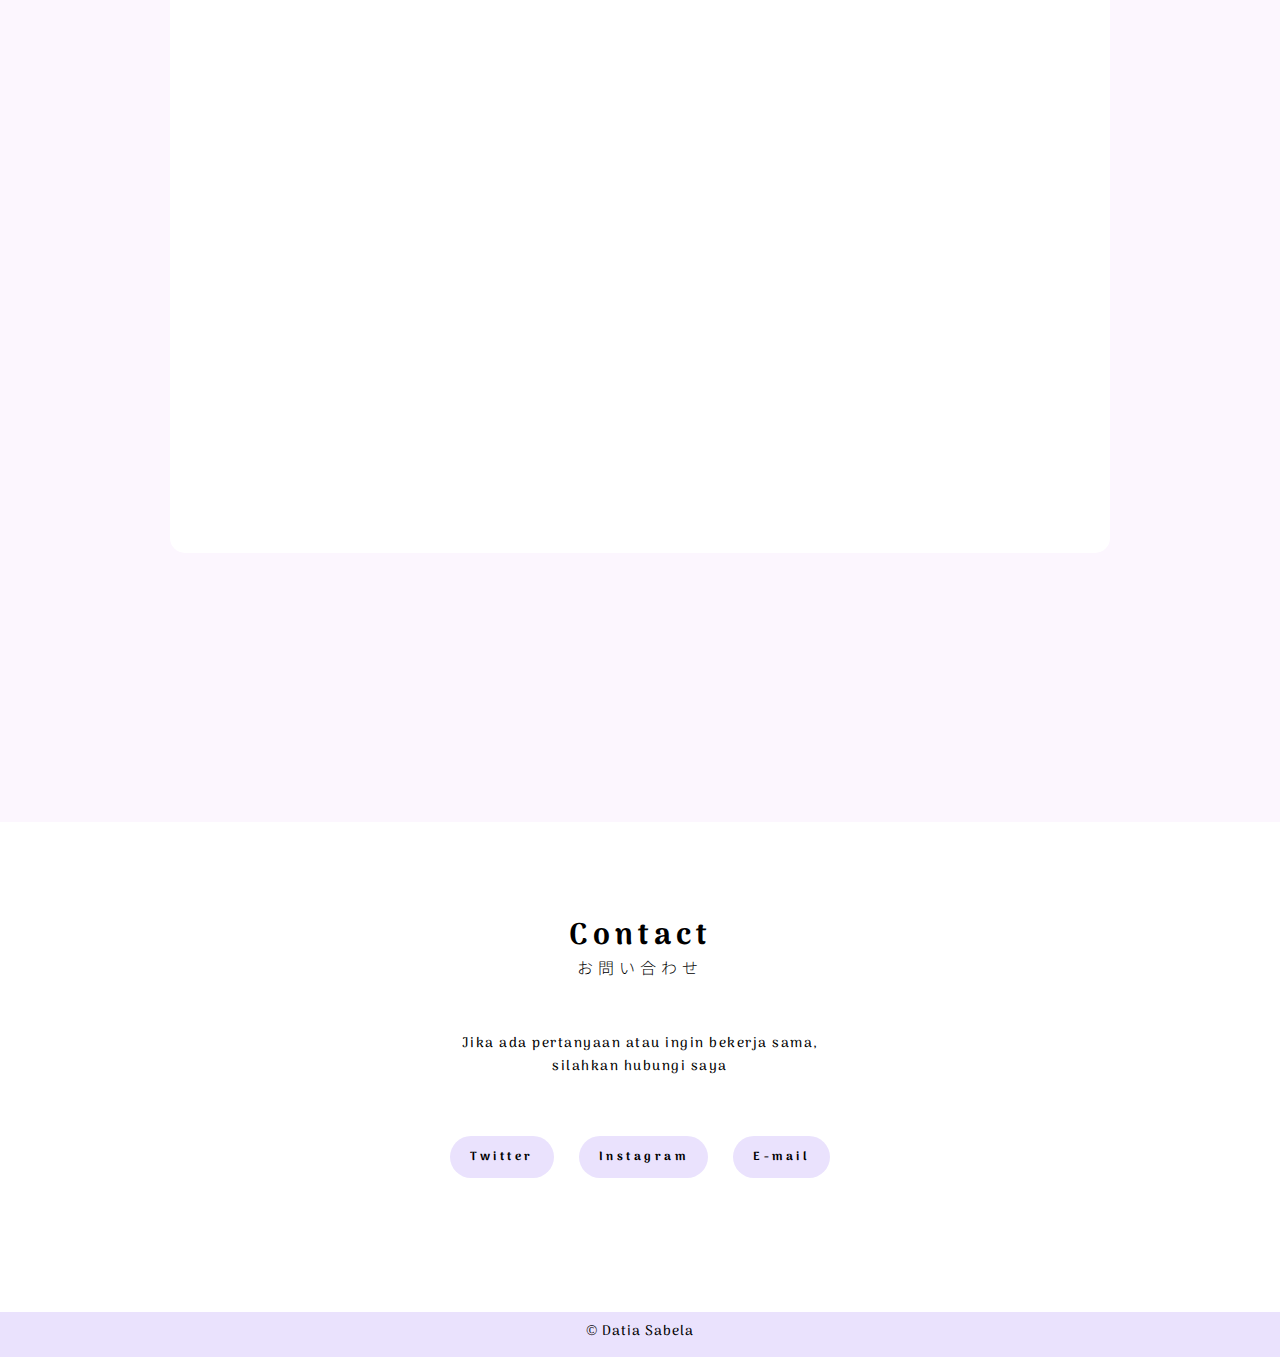
<file: works4.html>
<!DOCTYPE html>
<html lang="id">

<head>
    <meta charset="UTF-8">
    <meta http-equiv="X-UA-Compatible" content="IE=edge">
    <meta name="viewport" content="width=device-width, initial-scale=1.0">
    <title>Works Logo Design ｜ Datia Portfolio</title>
    <link rel="icon" href="img/icon-html.png">

    <link rel="stylesheet" href="https://use.fontawesome.com/releases/v5.6.3/css/all.css"
        integrity="sha384-UHRtZLI+pbxtHCWp1t77Bi1L4ZtiqrqD80Kn4Z8NTSRyMA2Fd33n5dQ8lWUE00s/" crossorigin="anonymous">

    <!-- link aos -->
    <link href="https://unpkg.com/aos@2.3.1/dist/aos.css" rel="stylesheet">
    <script src="https://unpkg.com/aos@2.3.1/dist/aos.js"></script>

    <!-- link css -->
    <link rel="stylesheet" href="https://cdn.jsdelivr.net/npm/swiper@9/swiper-bundle.min.css" />
    <link rel="stylesheet" href="css/style.css">
</head>

<body>
    <!-- header start -->
    <header id="header">
        <div class="navbar-wrapper">
            <div class="home">
                <a href="index.html">
                    <h3>
                        <span>Datia Sabela's</span>
                        <br>
                        Portfolio
                    </h3>
                </a>
            </div>

            <!-- navbar pc -->
            <div class="navbar pc">
                <ul class="menu">
                    <li>
                        <a href="works.html" class="work-hov">
                            Works
                        </a>
                    </li>
                    <li>
                        <a href="business.html">
                            Business
                        </a>
                    </li>
                    <li>
                        <a href="about.html">
                            About
                        </a>
                    </li>
                    <li>
                        <a href="#contact">
                            Contact
                        </a>
                    </li>
                </ul>
            </div>

            <!-- sidebar sp -->
            <div id="sidebar" class="sp">
                <ul class="sidebar-menu">
                    <li>
                        <a href="works.html">
                            Works
                        </a>
                    </li>
                    <li>
                        <a href="business.html">
                            Business
                        </a>
                    </li>
                    <li>
                        <a href="about.html">
                            About
                        </a>
                    </li>
                    <li>
                        <a href="#contact">
                            Contact
                        </a>
                    </li>
                </ul>

                <ul class="sidebar-medsoc">
                    <li>
                        <a href="#">
                            <img src="img/logo-twitter.png">
                        </a>
                    </li>
        
                    <li>
                        <a href="https://www.instagram.com/datiaaachan/" target="_blank">
                            <img src="img/logo-ig.png">
                        </a>
                    </li>
                </ul>
                
                <div class="toggle-btn" onclick="show()">
                    <span></span>
                    <span></span>
                    <span></span>
                </div>
            </div>
            <!-- sidebar sp -->
        </div>
    </header>
    <!-- header end -->

    <!-- side nav start -->
    <div class="medsoc-nav pc">
        <ul>
            <li>
                <a href="#">
                    <img src="img/logo-twitter.png">
                </a>
            </li>

            <li>
                <a href="https://www.instagram.com/datiaaachan/" target="_blank">
                    <img src="img/logo-ig.png">
                </a>
            </li>
        </ul>
    </div>
    <!-- side nav end -->



    <!-- CONTENT START -->
    <div id="works-content">
        <div class="wrapper">
            <div class="wrap-ttl banner-ttl" data-aos="fade-left" data-aos-easing="ease-in-out"
                data-aos-duration="1200">
                <h3>
                    Logo Design
                    <br>
                    <span>ロゴデザイン</span>
                </h3>
            </div>

            <div class="website-list" data-aos="fade-right" data-aos-easing="ease-in-out"
            data-aos-duration="1200">
                <div class="website-pic">
                    <img src="img/logo-1.jpeg" alt="logo Ndatcraft">
                </div>
                <div class="text-wrap">
                    <div class="text-list">
                        <div class="text-left">
                            <p>Ringkasan</p>
                        </div>
                        <div class="text-right">
                            <p>Logo Design (Ndatcraft)</p>
                        </div>
                    </div>

                    <div class="text-list">
                        <div class="text-left">
                            <p>Ukuran</p>
                        </div>
                        <div class="text-right">
                            <p>6 x 6cm</p>
                        </div>
                    </div>

                    <div class="text-list">
                        <div class="text-left">
                            <p>Desain</p>
                        </div>
                        <div class="text-right">
                            <p>Simple dan elegan
                            </p>
                        </div>
                    </div>
                </div>
            </div>

            <div class="website-list" data-aos="fade-left" data-aos-easing="ease-in-out"
            data-aos-duration="1200">
                <div class="website-pic">
                    <img src="img/logo-2.jpeg" alt="logo gielgi">
                </div>
                <div class="text-wrap">
                    <div class="text-list">
                        <div class="text-left">
                            <p>Ringkasan</p>
                        </div>
                        <div class="text-right">
                            <p>Logo Design (Gielgi)</p>
                        </div>
                    </div>

                    <div class="text-list">
                        <div class="text-left">
                            <p>Ukuran</p>
                        </div>
                        <div class="text-right">
                            <p>6 x 6cm</p>
                        </div>
                    </div>

                    <div class="text-list">
                        <div class="text-left">
                            <p>Desain</p>
                        </div>
                        <div class="text-right">
                            <p>Simple dan elegan
                            </p>
                        </div>
                    </div>
                </div>
            </div>


        </div>

        <div class="back-btn" data-aos="fade-right" data-aos-easing="ease-in-out" data-aos-duration="1200">
            <div class="prev-btn">
                <a href="works3.html"></a>
            </div>

            <div class="back-home">
                <a href="works.html">back to archives</a>
            </div>

            <div class="next-btn">
                <a href="works1.html"></a>
            </div>
        </div>

    </div>


    <!-- contact start -->
    <div id="contact">
        <div class="wrapper">
            <div class="contact-content">
                <div class="wrap-ttl">
                    <h3>
                        Contact
                        <br>
                        <span>お問い合わせ</span>
                    </h3>
                </div>

                <div class="contact-text">
                    <p>Jika ada pertanyaan atau ingin bekerja sama,<br>
                        silahkan hubungi saya </p>
                </div>
                <ul class="contact-medsoc">
                    <li>
                        <a href="#" target="_blank">Twitter</a>
                    </li>
                    <li>
                        <a href="https://www.instagram.com/datiaaachan/" target="_blank">
                            Instagram
                        </a>
                    </li>
                    <li>
                        <a href="https://mail.google.com/mail/u/0/?tf=cm&fs=1&to=datias79@gmail.com" target="_blank">
                            E-mail
                        </a>
                    </li>
                </ul>
            </div>
        </div>
    </div>
    <!-- contact end -->

    <!-- copyright datia -->
    <div class="copyright">
        <h3>© Datia Sabela</h3>
    </div>
    <!-- copyright datia -->


    <!-- CONTENT END -->
</body>


<script>
    AOS.init(); 
</script>

<!-- sidebar navbar sp -->
<script>
    function show() {
        document.getElementById('sidebar').classList.toggle('active')
    }
</script>

</html>
</file>
<file: css/style.css>
@import url('https://fonts.googleapis.com/css2?family=Arima+Madurai:wght@100;200;300;400;500;700;800;900&family=Comfortaa:wght@300;400;500;600;700&family=Noto+Sans+JP:wght@100;300;500&display=swap');

* {
    margin: 0;
    padding: 0;
}

html,
body {
    scroll-behavior: smooth;
    box-sizing: border-box;
    width: 100%;
    overflow-x: hidden;
}

*,
*::before,
*::after {
    box-sizing: inherit;
}

@media only screen and (min-width: 320px) {
    .sp {
        display: block;
    }

    .pc {
        display: none;
    }

    /* HOME PAGE */
    #header {
        margin: 0 auto;
        position: fixed;
        top: 0;
        width: 100%;
        z-index: 10;
        box-shadow: 2px 2px 10px 0px #efe9fe6e;
        border-bottom: solid 5px #efe9fe;
        background: white;
    }

    .navbar-wrapper {
        padding: 0 35px;
        display: block;
        max-width: 375px;
        width: 100%;
        height: 55px;
        margin: 0 auto;
    }

    #sidebar {
        position: fixed;
        max-width: 300px;
        width: 100%;
        background: #f4ecff;
        z-index: 0;
        top: 60px;
        right: -300px;
        transition: 0.6s;
        height: 100%;
        overflow-y: scroll;
    }

    .sidebar-menu {
        margin: 50px auto 20px;
        width: 100%;
        max-width: 200px;
        text-align: center;
    }

    #sidebar.active {
        right: 0;
    }

    #sidebar .toggle-btn {
        position: fixed;
        top: 8px;
        right: 35px;
    }

    ul.sidebar-menu li {
        padding-bottom: 10px;
    }

    #sidebar li {
        list-style: none;
        line-height: 5;
    }

    #sidebar ul.sidebar-menu a {
        text-decoration: none;
        font-family: 'Arima Madurai', cursive;
        font-size: 14px;
        font-weight: 800;
        color: #333;
        letter-spacing: 2px;
        border-bottom: solid 1px #73408a;
    }

    #sidebar ul.sidebar-menu a:hover {
        color: #7659bb;
        padding-bottom: 5px;
    }

    ul.sidebar-medsoc {
        margin: 0 auto;
        display: flex;
        justify-content: center;
        align-items: center;
        gap: 25px;
    }

    ul.sidebar-medsoc li {
        list-style: none;
    }

    ul.sidebar-medsoc li:nth-child(1) img {
        width: 70px;
        height: 70px;
    }

    ul.sidebar-medsoc li:nth-child(2) img {
        width: 50px;
        height: 50px;
    }

    .toggle-btn {
        padding-top: 8px;
        width: 40px;
        height: 40px;
        background: #efe9fe;
        border-radius: 50%;
    }

    .toggle-btn span {
        width: 25px;
        height: 3px;
        background: white;
        display: block;
        margin: 4px auto 0;
    }

    .toggle-btn:hover {
        cursor: pointer;
    }


    .home {
        width: 100%;
        display: flex;
        align-items: center;
        line-height: 1.3;
        letter-spacing: 1px;
    }

    .home a {
        text-decoration: none;
        color: black;
    }

    .home a:hover {
        color: #444248;
    }

    .home h3 {
        font-family: 'Arima Madurai', cursive;
        font-size: 20px;
        font-weight: 800;
    }

    .home h3 span {
        font-size: 12px;
    }


    /* content */

    /* top main */
    .top-main {
        margin: 50px auto 0;
    }

    .wrapper {
        width: 100%;
        max-width: 305px;
        margin: 0 auto;
    }

    .top-main-content {
        padding: 100px 5px;
        width: 100%;
    }

    .top-main-content h1 {
        font-size: 30px;
        font-weight: 1000;
        letter-spacing: 8px;
        font-family: 'Arima Madurai', cursive;
        line-height: 1;
    }

    .top-main-content h1 span {
        font-size: 12px;
        font-weight: 600;
        letter-spacing: 1px;
    }

    .top-main-content p {
        padding-top: 25px;
        font-size: 12px;
        font-weight: 400;
        letter-spacing: 1px;
        font-family: 'Arima Madurai', cursive;
    }

    .top-img {
        padding-top: 50px;
        position: relative;
        padding-left: 0;
    }

    .top-img img {
        width: 273px;
        height: 184px;
    }

    .top-img img:nth-child(2) {
        position: absolute;
        right: 0;
        top: 25px;
        z-index: -1;
    }

    /* works */
    .works {
        margin: 0 auto;
        background-color: #efe9fe;
        padding-bottom: 100px;
    }

    .works-content {
        padding: 45px 0;
    }

    .works-ttl {
        text-align: center;
    }

    .wrap-ttl {
        padding-bottom: 50px;
        line-height: 1;
    }

    .wrap-ttl h3 {
        font-size: 30px;
        font-weight: 800;
        letter-spacing: 5px;
        font-family: 'Arima Madurai', cursive;
    }

    .wrap-ttl h3 span {
        font-size: 16px;
        font-weight: 300;
        letter-spacing: 5px;
        font-family: 'Noto Sans JP', sans-serif;
    }

    .works-collage {
        width: 100%;
        max-width: 375px;
        margin: 0 auto;
        display: flex;
        justify-content: center;
        flex-wrap: wrap;
        gap: 25px;
    }

    .collage-inner {
        position: relative;
    }

    .collage-inner img {
        width: 307px;
        height: 184px;
        border: none;
        border-radius: 5px;
    }

    .works-hov {
        position: absolute;
        top: 8px;
        left: 13px;
        width: 92%;
        height: 88%;
        transition: all .2s;
        color: transparent;
    }

    p.works-text {
        display: block;
        margin-top: 25%;
        text-align: center;
        font-weight: 500;
        font-family: 'Arima Madurai', cursive;
        letter-spacing: 8px;
        font-size: 26px;
    }

    .works-hov:hover {
        background-color: rgba(255, 255, 255, 0.922);
        color: #333;
    }

    a.view-more-works {
        margin: 0 auto;
        display: block;
        width: 165px;
        height: 38px;
        line-height: 37px;
        border: none;
        text-align: center;
        background: #fff;
        padding-left: 10px;
        transition: all 0.3s;
        text-decoration: none;
        color: black;
        font-family: 'Arima Madurai', cursive;
        letter-spacing: 2px;
        font-size: 14px;
        font-weight: 600;
    }

    a.view-more-works::after {
        font-family: "Font Awesome 5 Free";
        content: '\f0da';
        font-weight: 900;
        padding-left: 20px;
    }

    a.view-more-works:hover {
        background-color: #594585;
        color: white;
        letter-spacing: 3px;
        transition: all 0.1s;
    }


    /* business */
    .business {
        max-width: 305px;
        width: 100%;
        margin: 0 auto;
    }

    .business-content {
        padding: 70px 0;
        display: block;
    }

    .business-box {
        width: 305px;
        height: 450px;
        background-color: #efe9fe;
        padding: 50px;
    }

    .business-box p {
        padding-bottom: 20px;
        line-height: 2.5;
        letter-spacing: 0.8px;
        font-family: 'Arima Madurai', cursive;
        font-size: 12px;
        font-weight: 600;
    }

    .view-more-business {
        float: right;
    }

    .view-more-business a {
        display: block;
        transition: all 0.3s;
        text-decoration: none;
        color: black;
        font-family: 'Arima Madurai', cursive;
        font-size: 12px;
        font-weight: 500;
        letter-spacing: 1.8px;
    }

    .view-more-business a:hover {
        transform: translate(10px, 0);
        transition: all 0.4s;
    }

    .business-img {
        padding-top: 105px;
        position: relative;
        padding-bottom: 25px;
    }

    .business-img img:nth-child(2) {
        position: absolute;
        right: 5px;
        top: 42px;
        z-index: -1;
    }

    /* about */
    .about {
        margin: 0 auto;
        background-color: #efe9fe;
        padding-bottom: 50px;
    }

    .about-ttl {
        padding-top: 80px;
        text-align: center;
    }

    .about-content {
        padding-bottom: 50px;
    }

    .about-img {
        margin: 0 auto;
        text-align: center;
    }

    .about-img img {
        border: none;
        border-radius: 60%;
    }

    .about-text {
        max-width: 320px;
        width: 100%;
        text-align: justify;
        margin: 0 auto;
    }

    .about-text p {
        padding: 40px 0;
        line-height: 3;
        letter-spacing: 1px;
        font-family: 'Arima Madurai', cursive;
        font-size: 12px;
        font-weight: 600;
    }

    .view-more-about {
        float: right;
    }

    .view-more-about a {
        display: block;
        transition: all 0.3s;
        text-decoration: none;
        color: black;
        font-family: 'Arima Madurai', cursive;
        font-size: 12px;
        font-weight: 500;
        letter-spacing: 1.8px;
    }

    .view-more-about a:hover {
        transform: translate(10px, 0);
        transition: all 0.4s;
    }

    /* contact */
    #contact {
        margin: 0 auto;
    }

    .contact-content {
        padding: 80px 0;
        text-align: center;
    }

    .contact-text p {
        font-family: 'Arima Madurai', cursive;
        font-size: 12px;
        font-weight: 500;
        letter-spacing: 1.5px;
        padding-bottom: 20px;
    }

    ul.contact-medsoc {
        display: block;
        line-height: 4;
        padding-bottom: 0;
    }

    ul.contact-medsoc li {
        list-style: none;
    }

    ul.contact-medsoc li a {
        text-decoration: none;
        color: black;
        font-family: 'Arima Madurai', cursive;
        font-size: 12px;
        font-weight: 900;
        letter-spacing: 3.5px;
        border: none;
        border-radius: 23px 23px;
        background-color: #eae2fd;
        padding: 11px 20px;
    }

    ul.contact-medsoc li a:hover {
        background-color: #594585;
        color: whitesmoke;
        letter-spacing: 1px;
        transition: all 0.4s;
    }


    /* copy */
    .copyright {
        margin: 0 auto;
        background-color: #eae2fd;
        height: 45px;
    }

    .copyright h3 {
        font-family: 'Arima Madurai', cursive;
        font-size: 14px;
        font-weight: 500;
        letter-spacing: 1px;
        text-align: center;
        padding-top: 8px;
    }

    /* HOME PAGE END */


    /* WORKSPAGE START */

    #works {
        margin: 150px auto 0;
    }

    .navbar ul.menu li a.work-hov {
        color: #6b1aa0;
    }

    .works-list-wrap {
        max-width: 335px;
        width: 100%;
        margin: 0 auto;
    }

    .list-banner h3 {
        display: flex;
        align-items: center;
        gap: 10px;
        border-left: 18px solid #f1ebfe;
        padding-left: 10px;
        margin-top: 150px;
    }

    .list-img {
        position: relative;
    }

    .list-img img {
        max-width: 335px;
        width: 100%;
    }

    .back-btn {
        max-width: 335px;
        width: 100%;
        margin: 0 auto;
        padding: 120px 0;
        display: flex;
        justify-content: space-between;
    }

    .back-btn a {
        text-decoration: none;
        color: #333;
        font-family: 'Arima Madurai', cursive;
        font-size: 14px;
        font-weight: 900;
        letter-spacing: 2px;
    }

    .back-btn .back-home a:hover {
        color: #8465c7;
        letter-spacing: 8px;
        transition: all 0.4s;
    }

    .prev-btn a:hover {
        border: solid 1px #eae2fd;
        padding: 5px 8px 0;
    }

    .next-btn a:hover {
        border: solid 1px #eae2fd;
        padding: 5px 8px 0;
    }

    .prev-btn a::after {
        font-family: "Font Awesome 5 Free";
        content: '\f0d9';
        font-weight: 900;
        font-size: 18px;
    }

    .next-btn a::after {
        font-family: "Font Awesome 5 Free";
        content: '\f0da';
        font-weight: 900;
        font-size: 18px;
    }

    .list-img .works-hov {
        position: absolute;
        top: 10px;
        left: 14px;
        width: 92%;
        height: 88%;
        transition: all .2s;
        color: transparent;
    }

    .list-img p.works-text {
        display: block;
        margin-top: 25%;
        text-align: center;
        font-weight: 500;
        font-family: 'Arima Madurai', cursive;
        letter-spacing: 8px;
        font-size: 26px;
    }

    .list-img .works-hov:hover {
        background-color: rgba(255, 255, 255, 0.922);
        color: #333;
    }

    /* WORKS PAGE END */


    /* BUSINESS PAGE START */
    #business {
        margin: 0 auto;
        background-color: #fcf6fe;
        padding-top: 120px;
    }

    #business .wrapper {
        width: 100%;
        max-width: 335px;
        margin: 0 auto;
        background-color: white;
        border: none;
        border-radius: 15px;
        padding: 0 0 100px;
    }

    #business .business-ttl {
        text-align: center;
        padding-top: 60px;
    }

    #business .business-profil {
        margin: 0 auto;
        max-width: 285px;
        width: 100%;
        display: block;
        padding-top: 50px;
    }

    .profil-text {
        max-width: 275px;
        margin: 0 auto;
        width: 100%;
        text-align: justify;
    }

    .profil-text p {
        font-weight: 500;
        font-family: 'Arima Madurai', cursive;
        letter-spacing: 1px;
        font-size: 14px;
    }

    .profil-pic {
        padding-top: 30px;
        text-align: center;
    }

    .profil-pic p {
        font-weight: 500;
        font-family: 'Arima Madurai', cursive;
        letter-spacing: 2px;
        font-size: 14px;
        text-align: center;
        padding-top: 25px;
    }

    .business-list {
        margin: 0 auto;
        max-width: 275px;
        width: 100%;
    }

    .list-bucket {
        padding: 100px 0 0;
        text-align: center;
    }

    .list-img {
        padding: 15px 0;
    }

    .list-bucket .list-img img {
        width: 250px;
        height: 310px;
        border: none;
        border-radius: 10px;
    }

    .list-text {
        max-width: 350px;
        width: 100%;
    }

    .list-text p {
        font-weight: 500;
        font-family: 'Arima Madurai', cursive;
        line-height: 2;
        letter-spacing: 2px;
        font-size: 12px;
        text-align: center;
    }

    .list-text p span {
        font-weight: 1000;
        font-size: 14px;
    }

    /* BUSINESS PAGE END */


    /* ABOUT PAGE START */
    #about {
        margin: 0 auto;
        background-color: #fcf6fe;
        padding-top: 120px;
    }

    #about .wrapper {
        width: 100%;
        max-width: 335px;
        margin: 0 auto;
        background-color: white;
        border: none;
        border-radius: 15px;
        padding: 0 0 100px;
    }

    .about-ttl {
        text-align: center;
        padding-top: 60px;
    }

    .about-profil {
        margin: 0 auto;
        max-width: 335px;
        width: 100%;
        padding-top: 25px;
    }

    #about .about-text {
        max-width: 275px;
        width: 100%;
        text-align: justify;
    }

    #about .about-text p {
        font-weight: 500;
        font-family: 'Arima Madurai', cursive;
        letter-spacing: 1.5px;
        font-size: 12px;
        line-height: 1.8;
        padding: 0;
    }

    .about-pic {
        text-align: center;
        padding-top: 50px;
    }

    .about-pic img {
        border: none;
        border-radius: 10px;
        max-width: 250px;
    }

    .skill {
        max-width: 275px;
        width: 100%;
        margin: 0 auto;
        padding: 150px 0;
    }

    .skill-ttl {
        display: flex;
        justify-content: center;
        align-items: center;
        margin: 0 auto;
        padding-bottom: 80px;
    }

    .skill-ttl h3 {
        border-left: 18px solid #f1ebfe;
        padding-left: 10px;
    }

    .skill-ttl h3 span {
        padding-left: 10px;
    }

    /* skill bar chart */
    .skill-list {
        width: 100%;
        max-width: 275px;
        display: flex;
        justify-content: space-between;
        flex-wrap: wrap;
    }

    .chart {
        flex: none;
        width: 100%;
        max-width: 275px;
    }

    .chart-ttl h3 {
        font-weight: 900;
        font-family: 'Arima Madurai', cursive;
        font-size: 11px;
        letter-spacing: 2px;
    }

    .chart-ttl h3 span {
        float: right;
        font-weight: 500;
    }

    .bar-chart {
        background: #eae2fd;
        height: 10px;
        margin-bottom: 50px;
    }

    .bar-chart .bar-chart--inner {
        background: #333;
        height: 100%;
        display: block;
        margin-bottom: 0.3rem;
        position: relative;
        will-change: width;
    }

    .bar-chart .bar-chart--inner::after {
        position: absolute;
        top: 0;
        right: 0;
        content: " ";
        width: 1rem;
        height: 100%;
        background: rgba(0, 0, 0, 0.1);
    }

    .bar-chart .bar-chart--inner {
        background: #7659bb;
    }

    .chart:nth-child(1) {
        background-image: url('../img/icon-html1.png');
        background-repeat: no-repeat;
        background-size: 35px;
        padding-left: 50px;
    }

    .chart:nth-child(3) {
        background-image: url('../img/icon-css.png');
        background-repeat: no-repeat;
        background-size: 35px;
        padding-left: 50px;
    }

    .chart:nth-child(5) {
        background-image: url('../img/icon-js.png');
        background-repeat: no-repeat;
        background-size: 35px;
        padding-left: 50px;
    }

    .chart:nth-child(7) {
        background-image: url('../img/icon-ps.png');
        background-repeat: no-repeat;
        background-size: 35px;
        padding-left: 50px;
    }

    .chart:nth-child(2) {
        background-image: url('../img/icon-word.png');
        background-repeat: no-repeat;
        background-size: 35px;
        padding-left: 50px;
    }

    .chart:nth-child(4) {
        background-image: url('../img/icon-ppt.png');
        background-repeat: no-repeat;
        background-size: 35px;
        padding-left: 50px;
    }

    .chart:nth-child(6) {
        background-image: url('../img/icon-excel.png');
        background-repeat: no-repeat;
        background-size: 35px;
        padding-left: 50px;
    }

    .chart:nth-child(8) {
        background-image: url('../img/icon-jp.png');
        background-repeat: no-repeat;
        background-size: 35px;
        padding-left: 50px;
    }

    /* skill bar chartt end */


    /* career */
    .career {
        margin: 0 auto;
    }

    .career-wrapper {
        max-width: 335px;
        width: 100%;
        padding-bottom: 80px;
    }

    .career-ttl {
        display: flex;
        justify-content: center;
        align-items: center;
        margin: 0 auto;
        padding-bottom: 60px;
    }

    .career-ttl h3 {
        border-left: 18px solid #f1ebfe;
        padding-left: 10px;
    }

    .career-ttl h3 span {
        padding-left: 10px;
    }

    .career-list {
        max-width: 275px;
        margin: 0 auto;
        display: flex;
        text-align: justify;
        justify-content: space-between;
    }

    .career-list p {
        font-weight: 600;
        font-family: 'Arima Madurai', cursive;
        font-size: 12px;
        letter-spacing: 1.5px;
    }

    .date-left {
        padding: 50px 0 0 0;
        max-width: 65px;
        text-align: left;
    }

    .desc-right {
        max-width: 180px;
        width: 100%;
        border-left: 2px solid #dddddd;
        padding: 50px 0 20px 30px;
        position: relative;
        text-align: left;
    }

    .desc-right::before {
        content: " ";
        display: block;
        width: 15px;
        height: 15px;
        border-radius: 50%;
        background: #efe9fe;
        position: absolute;
        top: 55px;
        left: -8px;
    }

    /* ABOUT PAGE END */



    /* WORKS CONTENT PAGE */

    #works-content {
        margin: 0 auto;
        background-color: #fcf6fe;
        padding-top: 120px;
    }

    #works-content .wrapper {
        width: 100%;
        max-width: 335px;
        margin: 0 auto;
        background-color: white;
        border: none;
        border-radius: 15px;
        padding: 0 0 100px;
    }

    #works-content .banner-ttl {
        text-align: center;
        padding-top: 60px;
    }

    .banner-swiper {
        max-width: 275px;
        width: 100%;
        margin: 0 auto;
    }

    .swiper-wrapper {
        position: relative;
        width: 100%;
        height: 120px;
        z-index: 1;
        display: flex;
        transition-property: transform;
        transition-timing-function: var(--swiper-wrapper-transition-timing-function, initial);
        box-sizing: content-box;
    }

    .swiper-slide {
        text-align: center;
        font-size: 18px;
        background: #fff;
        display: flex;
        justify-content: center;
        align-items: center;
    }

    .swiper-slide img {
        display: block;
        width: 100%;
        object-fit: cover;
        border: none;
        border-radius: 5px;
    }


    .swiper-pagination-bullet-active-prev-prev,
    .swiper-pagination-bullet-active-main,
    .swiper-pagination-bullet-active-next,
    .swiper-pagination-bullet-active-next-next {
        background-color: palevioletred;
    }

    /* swiper end */

    .text-wrap {
        max-width: 275px;
        width: 100%;
        margin: 0 auto;
        padding: 50px 0 0;
    }

    .text-list {
        padding: 10px 0;
        display: flex;
        justify-content: space-between;
    }

    .text-list p {
        text-align: justify;
        font-weight: 700;
        font-family: 'Arima Madurai', cursive;
        font-size: 12px;
        letter-spacing: 1.5px;
    }

    .text-left {
        max-width: 100px;
        width: 100%;
    }

    .text-right {
        max-width: 180px;
        width: 100%;
    }

    /* BANNER PAGE END */



    /* WEB DESAIN PAGE */
    .website-list {
        max-width: 275px;
        width: 100%;
        margin: 0 auto;
        text-align: center;
        padding: 25px 0;
    }

    .website-pic img {
        width: 275px;
        height: auto;
        border: 1px solid #333;
    }

    /* WEB DESAIN PAGE END */

    /* GREETCARD PAGE START */



}


@media only screen and (min-width: 1024px) {
    .sp {
        display: none;
    }

    .pc {
        display: block;
    }
    
    #header {
        max-width: 1440px;
    }

    .navbar-wrapper {
        padding: 0 100px;
        display: flex;
        justify-content: space-evenly;
        align-items: center;
        max-width: 1440px;
        height: 65px;
    }

    .navbar ul.menu {
        display: flex;
        justify-content: space-evenly;
        align-items: center;
        gap: 35px;
    }

    .navbar ul.menu li {
        list-style: none;
        font-family: 'Arima Madurai', cursive;
        font-weight: 800;
        font-size: 14px;
    }

    .navbar ul.menu li a {
        text-decoration: none;
        color: black;
    }

    .navbar ul.menu li a:hover {
        border-bottom: solid 2px #444248;
        color: #444248;
    }

    /* side-nav */
    .medsoc-nav {
        position: fixed;
        right: 30px;
        top: 50%;
        text-align: center;
    }

    .medsoc-nav li {
        list-style: none;
        line-height: 2.5;
    }

    .medsoc-nav li:nth-child(1) img {
        width: 35px;
        height: 35px;
    }

    .medsoc-nav li:nth-child(2) img {
        width: 25px;
        height: 25px;
    }

    .medsoc-nav a img:hover {
        transform: scale(1.1);
    }

    


    
    /* content */

    /* top main */
    .top-main {
        margin: 80px auto 0;
    }

    .wrapper {
        max-width: 940px;
    }

    .top-main-content {
        padding: 150px 5px;
        width: 100%;
        display: flex;
        align-items: center;
    }

    .top-main-content h1 {
        font-size: 40px;
        font-weight: 1000;
        letter-spacing: 12px;
    }

    .top-main-content h1 span {
        font-size: 14px;
        letter-spacing: 2px;
    }

    .top-main-content p {
        padding-top: 50px;
        font-size: 14px;
    }

    .top-img {
        padding-top: 0;
        position: relative;
        padding-left: 25px;
    }

    .top-img img {
        width: 473px;
        height: 314px;
    }

    .top-img img:nth-child(2) {
        right: -65px;
        top: -60px;
    }

    /* works */
    .works-content {
        padding: 80px 0;
    }

    .works-collage {
        max-width: 940px;
    }

    .collage-inner img {
        width: 407px;
        height: 244px;
    }

    .works-hov {
        top: 13px;
        left: 16px;
    }


    /* business */
    .business {
        max-width: 940px;
    }

    .business-content {
        padding: 120px 5px;
        display: flex;
        align-items: center;
        gap: 70px;
    }

    .business-box {
        width: 547px;
        height: 416px;
        padding: 55px;
    }

    .business-box p {
        padding-bottom: 50px;
        font-size: 14px;
    }

    .view-more-business {
        float: right;
    }

    .view-more-business a {
        font-size: 14px;
    }

    .business-img {
        padding-top: 0;
        padding-bottom: 25px;

    }

    .business-img img:nth-child(2) {
        right: -42px;
    }

    /* about */

    .about-content {
        display: flex;
        justify-content: center;
        align-items: center;
    }

    .about-text {
        max-width: 500px;
    }

    .about-text p {
        padding: 15px 35px 50px 0;
        line-height: 2.8;
        letter-spacing: 1px;
        font-size: 14px;
    }

    .view-more-about a {
        font-size: 14px;
    }

    /* contact */

    .contact-content {
        padding: 100px 0;
    }

    .contact-text p {
        font-size: 14px;
        padding-bottom: 45px;
    }

    ul.contact-medsoc {
        display: flex;
        justify-content: center;
        align-items: center;
        gap: 25px;
        padding-bottom: 25px;
    }


    /* copy */
    .copyright {
        margin: 0 auto;
        background-color: #eae2fd;
        height: 45px;
    }

    .copyright h3 {
        font-family: 'Arima Madurai', cursive;
        font-size: 14px;
        font-weight: 500;
        letter-spacing: 1px;
        text-align: center;
        padding-top: 8px;
    }

    /* HOME PAGE END */


    /* WORKSPAGE START */

    #works {
        margin: 150px auto 0;
    }

    .navbar ul.menu li a.work-hov {
        color: #6b1aa0;
    }

    .works-list-wrap {
        max-width: 740px;
    }

    .list-banner h3 {
        gap: 45px;
    }

    .list-img img {
        max-width: 740px;
    }

    .back-btn {
        max-width: 740px;
    }

    .back-btn a {
        font-size: 18px;
    }

    .back-btn .back-home a:hover {
        color: #8465c7;
        letter-spacing: 8px;
        transition: all 0.4s;
    }

    .prev-btn a:hover {
        border: solid 1px #eae2fd;
        padding: 5px 8px 0;
    }

    .next-btn a:hover {
        border: solid 1px #eae2fd;
        padding: 5px 8px 0;
    }

    .prev-btn a::after {
        font-family: "Font Awesome 5 Free";
        content: '\f0d9';
        font-weight: 900;
        font-size: 18px;
    }

    .next-btn a::after {
        font-family: "Font Awesome 5 Free";
        content: '\f0da';
        font-weight: 900;
        font-size: 18px;
    }

    .list-img .works-hov {
        position: absolute;
        top: 20px;
        left: 30px;
        width: 92%;
        height: 88%;
        transition: all .2s;
        color: transparent;
    }

    .list-img p.works-text {
        display: block;
        margin-top: 25%;
        text-align: center;
        font-weight: 500;
        font-family: 'Arima Madurai', cursive;
        letter-spacing: 8px;
        font-size: 26px;
    }

    .list-img .works-hov:hover {
        background-color: rgba(255, 255, 255, 0.922);
        color: #333;
    }

    /* WORKS PAGE END */


    /* BUSINESS PAGE START */

    #business .wrapper {
        max-width: 940px;
    }

    #business .business-ttl {
        text-align: center;
        padding-top: 60px;
    }

    #business .business-profil {
        max-width: 740px;
        display: flex;
        justify-content: space-around;
    }

    .profil-text {
        max-width: 350px;
    }

    .profil-text p {
        font-weight: 500;
        font-family: 'Arima Madurai', cursive;
        letter-spacing: 2px;
        font-size: 14px;
    }

    .profil-pic {
        padding-top: 0;
    }

    .profil-pic p {
        font-weight: 500;
        font-family: 'Arima Madurai', cursive;
        letter-spacing: 2px;
        font-size: 14px;
        text-align: center;
        padding-top: 25px;
    }

    .business-list {
        max-width: 740px;
    }

    .list-bucket {
        padding: 120px 0 0;
        display: flex;
        justify-content: space-around;
        align-items: center;
        flex-wrap: nowrap;
    }

    .list-img {
        padding: 0;
    }

    .list-bucket .list-img img {
        width: 320px;
        height: 400px;
    }

    .list-text p {
        font-size: 14px;
    }

    .list-text p span {
        font-size: 16px;
    }

    /* BUSINESS PAGE END */


    /* ABOUT PAGE START */
    #about .wrapper {
        max-width: 940px;
    }

    .about-ttl {
        text-align: center;
        padding-top: 60px;
    }

    .about-profil {
        max-width: 740px;
        display: flex;
        justify-content: space-around;
        align-items: center;
        padding-top: 50px;
        gap: 80px;
    }

    #about .about-text {
        max-width: 350px;
    }

    .about-pic {
        padding: 0;
    }

    .about-pic img {
        max-width: 350px;
    }

    .skill {
        max-width: 740px;
        width: 100%;
    }

    /* skill bar chart */
    .skill-list {
        max-width: 740px;
    }

    .chart {
        max-width: 350px;
    }

    /* skill bar chartt end */


    /* career */
    .career {
        margin: 0 auto;
    }

    .career-wrapper {
        max-width: 950px;
    }

    .career-list {
        max-width: 740px;
    }

    .career-list p {
        font-size: 14px;
    }

    .date-left {
        max-width: 200px;
    }

    .desc-right {
        max-width: 520px;
        padding: 50px 0 20px 50px;
        text-align: justify;
    }


    /* ABOUT PAGE END */



    /* WORKS CONTENT PAGE */

    #works-content .wrapper {
        width: 100%;
        max-width: 940px;
        margin: 0 auto;
        background-color: white;
        border: none;
        border-radius: 15px;
        padding: 0 0 100px;
    }

    #works-content .banner-ttl {
        text-align: center;
        padding-top: 60px;
    }

    .banner-swiper {
        max-width: 740px;
    }

    .swiper-wrapper {
        height: 280px;
    }

    /* swiper end */

    .text-wrap {
        max-width: 600px;
        margin: 0 auto;
    }

    .text-list {
        padding: 10px 0;
        display: flex;
        justify-content: space-between;
    }

    .text-list p {
        font-size: 14px;
    }

    .text-left {
        max-width: 200px;
    }

    .text-right {
        max-width: 500px;
    }

    /* BANNER PAGE END */



    /* WEB DESAIN PAGE */
    .website-list {
        max-width: 740px;
        width: 100%;
        margin: 0 auto;
        text-align: center;
        padding: 50px 0;
    }

    .website-pic img {
        width: 600px;
    }

    .text-right button {
        padding: 8px 20px;
        float: left;
        background-color: #d6c6fa;
        border: none;
        border-radius: 5px;
        color: #ffffff;
        font-weight: 900;
        font-family: 'Arima Madurai', cursive;
        font-size: 12px;
        letter-spacing: 1px;
    }

    .text-right button:hover {
        cursor: pointer;
        color: #000000;
        letter-spacing: 3px;
        transition: all 0.2s;
    }

    /* WEB DESAIN PAGE END */

    /* GREETCARD PAGE START */


}


@media only screen and (min-width: 1440px) {
    .sp {
        display: none;
    }

    .pc {
        display: block;
    }

    /* HOME PAGE */
    #header {
        max-width: 2560px;
    }

}


@media only screen and (min-width: 2560px) {
    .sp {
        display: none;
    }

    .pc {
        display: block;
    }

    #header {
        max-width: 2560px;
    }

    .navbar-wrapper {
        max-width: 2560px;
        padding: 0 660px;
    }

    .medsoc-nav a img {
        width: 55px;
        height: auto;
    }

}
</file>
